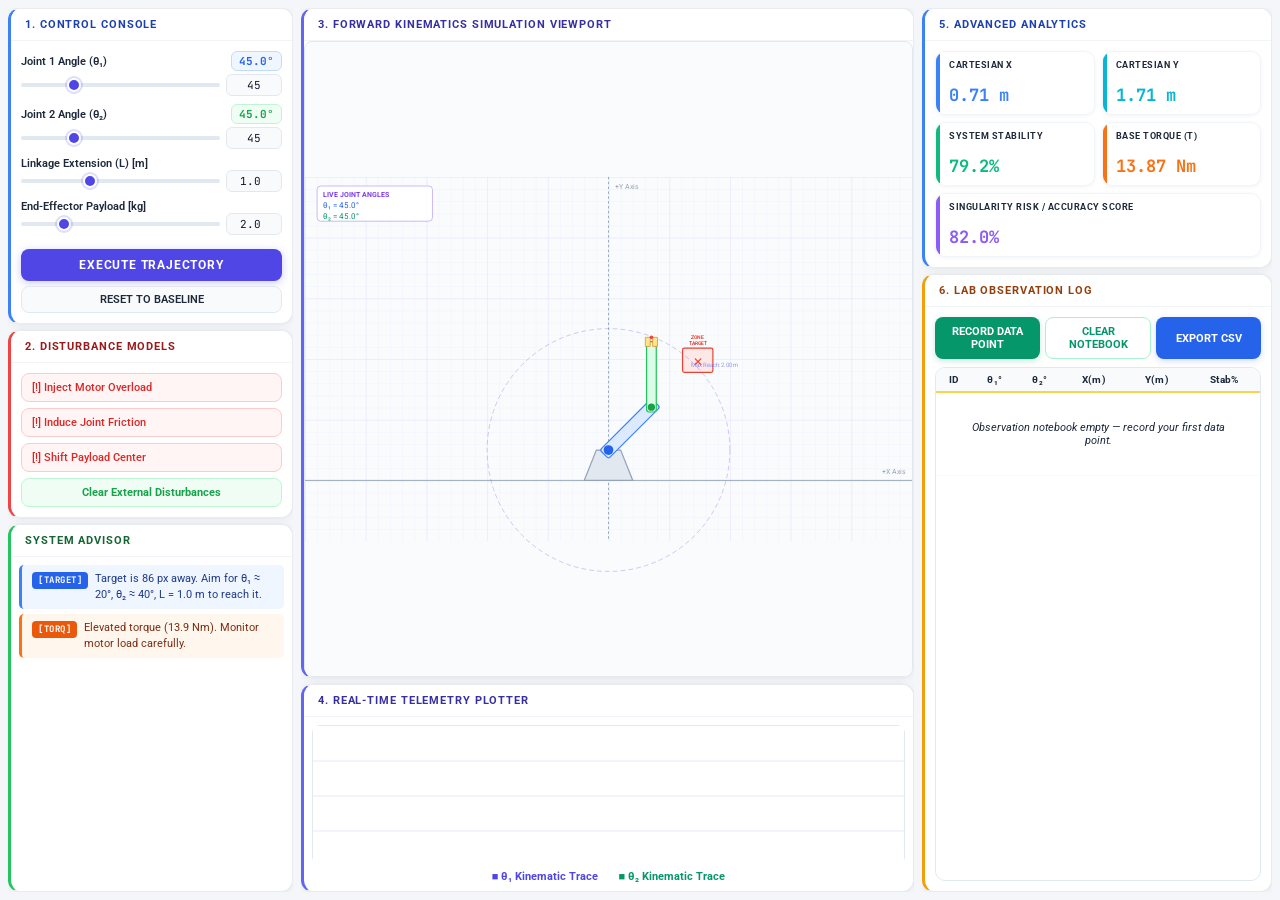
<file: exp-3-robotic-arm-control-laboratory/simulation/index.html>
<!DOCTYPE html>
<html lang="en">
<head>
<meta charset="UTF-8">
<meta name="viewport" content="width=device-width, initial-scale=1.0">
<title>Virtual Labs | Advanced Kinematics</title>
<link rel="stylesheet" href="css/main.css">
</head>
<body>


<div class="experiment-workspace">
    
    <!-- LEFT COLUMN: CONTROLS -->
    <div class="column-left">
        <div class="academic-panel">
            <div class="panel-header">1. Control Console</div>
            <div class="panel-body">
                <div class="input-block">
                    <div class="label-row">
                        <label>Joint 1 Angle (θ₁)</label>
                        <span class="angle-badge" id="badge1">45°</span>
                    </div>
                    <div class="input-slider-row">
                        <input type="range" id="theta1" min="0" max="180" value="45">
                        <input type="number" id="theta1Num" min="0" max="180" value="45" class="num-box">
                    </div>
                </div>
                <div class="input-block">
                    <div class="label-row">
                        <label>Joint 2 Angle (θ₂)</label>
                        <span class="angle-badge badge-green" id="badge2">45°</span>
                    </div>
                    <div class="input-slider-row">
                        <input type="range" id="theta2" min="0" max="180" value="45">
                        <input type="number" id="theta2Num" min="0" max="180" value="45" class="num-box">
                    </div>
                </div>
                <div class="input-block">
                    <label>Linkage Extension (L) [m]</label>
                    <div class="input-slider-row">
                        <input type="range" id="armLength" min="0.5" max="2.0" step="0.1" value="1.0">
                        <input type="number" id="lengthNum" min="0.5" max="2.0" step="0.1" value="1.0" class="num-box">
                    </div>
                </div>
                <div class="input-block">
                    <label>End-Effector Payload [kg]</label>
                    <div class="input-slider-row">
                        <input type="range" id="payload" min="0.1" max="10.0" step="0.1" value="2.0">
                        <input type="number" id="payloadNum" min="0.1" max="10.0" step="0.1" value="2.0" class="num-box">
                    </div>
                </div>
                <button id="runBtn" class="btn-run">EXECUTE TRAJECTORY</button>
                <button id="resetBtn" class="btn-reset">RESET TO BASELINE</button>
            </div>
        </div>

        <div class="academic-panel">
            <div class="panel-header">2. Disturbance Models</div>
            <div class="panel-body">
                <button class="btn-disturb" id="faultOverload">[!] Inject Motor Overload</button>
                <button class="btn-disturb" id="faultFriction">[!] Induce Joint Friction</button>
                <button class="btn-disturb" id="faultPayload">[!] Shift Payload Center</button>
                <button class="btn-clear-disturb" id="clearFaults">Clear External Disturbances</button>
            </div>
        </div>

        <div class="academic-panel panel-grow">
            <div class="panel-header">System Advisor</div>
            <div id="advisorBody" class="panel-body-scroll"></div>
        </div>
    </div>

    <!-- CENTER COLUMN: SIMULATION -->
    <div class="column-center">
        <div class="academic-panel panel-grow" style="display:flex; flex-direction:column;">
            <div class="panel-header">3. Forward Kinematics Simulation Viewport</div>
            <div class="viewport-container" id="robotContainer">
                <svg id="robotSvg" width="100%" height="100%" viewBox="-100 -300 1000 600" preserveAspectRatio="xMidYMid meet">
                    <defs>
                        <pattern id="millimeter-grid" width="20" height="20" patternUnits="userSpaceOnUse">
                        <path d="M 20 0 L 0 0 0 20" fill="none" stroke="#e8eeff" stroke-width="1"/>
                        </pattern>
                        <pattern id="centimeter-grid" width="100" height="100" patternUnits="userSpaceOnUse">
                        <path d="M 100 0 L 0 0 0 100" fill="none" stroke="#d8ddff" stroke-width="1"/>
                        </pattern>
                    </defs>
                    
                    <rect x="-100" y="-300" width="1000" height="600" fill="url(#millimeter-grid)" />
                    <rect x="-100" y="-300" width="1000" height="600" fill="url(#centimeter-grid)" />
                    
                    <!-- Axes -->
                    <line x1="-100" y1="200" x2="900" y2="200" stroke="#94a3b8" stroke-width="1.5"/> <!-- X Axis (Ground) -->
                    <line x1="400" y1="-300" x2="400" y2="300" stroke="#94a3b8" stroke-width="1.5" stroke-dasharray="4"/> <!-- Y Axis Center -->
                    <text x="410" y="-280" font-family="JetBrains Mono" font-size="12" fill="#94a3b8">+Y Axis</text>
                    <text x="850" y="190" font-family="JetBrains Mono" font-size="12" fill="#94a3b8">+X Axis</text>
                    
                    <!-- Target Zone (reachable at ~θ₁=20°, θ₂=40°, L=1.0) -->
                    <g id="targetGroup">
                        <rect id="targetRect" x="522" y="-18" width="50" height="40" fill="#fee2e2" stroke="#ef4444" stroke-width="2" rx="3"/>
                        <text id="targetLabelA" x="547" y="-23" font-family="JetBrains Mono" font-size="9" fill="#dc2626" text-anchor="middle" font-weight="700">TARGET</text>
                        <text id="targetLabelB" x="547" y="-33" font-family="JetBrains Mono" font-size="9" fill="#dc2626" text-anchor="middle" font-weight="700">ZONE</text>
                        <text id="targetIcon" x="547" y="12" font-family="JetBrains Mono" font-size="20" fill="#ef4444" text-anchor="middle">✕</text>
                    </g>

                    <!-- Reach Success Overlay Badge (hidden by default) -->
                    <g id="reachOverlay" opacity="0" style="transition: opacity 0.3s;">
                        <rect x="270" y="-285" width="250" height="38" rx="7" fill="rgba(236,253,245,0.97)" stroke="#10b981" stroke-width="1.5"/>
                        <text x="395" y="-261" font-family="JetBrains Mono" font-size="13" fill="#065f46" text-anchor="middle" font-weight="700">✓ TARGET REACHED!</text>
                    </g>

                    <!-- Workspace Boundary Circle -->
                    <circle id="workspaceBoundary" cx="400" cy="150" r="200" fill="none" stroke="#6366f1" stroke-width="1.5" stroke-dasharray="8 5" opacity="0.35"/>
                    <text id="workspaceLabel" x="600" y="-40" font-family="JetBrains Mono" font-size="10" fill="#6366f1" opacity="0.65">Max Reach: 2.00 m</text>

                    <!-- Live Angle Readout Overlay -->
                    <g id="angleOverlay" transform="translate(-80, -285)">
                        <rect x="0" y="0" width="190" height="58" rx="6" fill="rgba(255,255,255,0.92)" stroke="#c4b5fd" stroke-width="1.5"/>
                        <text x="10" y="18" font-family="JetBrains Mono" font-size="11" fill="#7c3aed" font-weight="700">LIVE JOINT ANGLES</text>
                        <text id="overlayT1" x="10" y="36" font-family="JetBrains Mono" font-size="13" fill="#2563eb">θ₁ = 45.0°</text>
                        <text id="overlayT2" x="10" y="54" font-family="JetBrains Mono" font-size="13" fill="#059669">θ₂ = 45.0°</text>
                    </g>
                    
                    <!-- Trace -->
                    <path id="pathTrace" d="" fill="none" stroke="#6366f1" stroke-width="2" opacity="0.7"/>

                    <!-- Robot Assembly (wrapped so JS can apply vibration class) -->
                    <g id="fullRobot">
                        <!-- Robot Base -->
                        <path d="M 360 200 L 380 150 L 420 150 L 440 200 Z" fill="#e2e8f0" stroke="#94a3b8" stroke-width="2"/>

                        <!-- Link 1 -->
                        <g id="link1Group" transform="translate(400, 150) rotate(0)">
                            <rect id="link1Body" x="-10" y="-10" width="100" height="20" rx="4" fill="#dbeafe" stroke="#3b82f6" stroke-width="2"/>
                            <circle cx="0" cy="0" r="8" fill="#2563eb"/>
                        </g>

                        <!-- Link 2 -->
                        <g id="link2Group" transform="translate(500, 150) rotate(0)">
                            <rect id="link2Body" x="-8" y="-8" width="100" height="16" rx="4" fill="#dcfce7" stroke="#22c55e" stroke-width="2"/>
                            <circle cx="0" cy="0" r="6" fill="#16a34a"/>

                            <!-- End Effector -->
                            <g id="gripperGroup" transform="translate(100, 0)">
                                <path id="gripperTop" d="M 0 -10 L 15 -10 L 15 -2 L 0 -2 Z" fill="#fde68a" stroke="#d97706" style="transition: d 0.15s;"/>
                                <path id="gripperBot" d="M 0 10 L 15 10 L 15 2 L 0 2 Z" fill="#fde68a" stroke="#d97706" style="transition: d 0.15s;"/>
                                <circle cx="15" cy="0" r="3" fill="#ef4444"/> <!-- TCP -->
                            </g>
                        </g>
                    </g>
                </svg>
            </div>
        </div>
        
        <div class="academic-panel">
            <div class="panel-header">4. Real-Time Telemetry Plotter</div>
            <div class="panel-body" style="padding: 8px;">
                <div class="plotter-container" id="canvasContainer">
                    <canvas id="oscilloscope" height="140" style="width: 100%; display: block;"></canvas>
                </div>
                <div style="display:flex; justify-content:center; gap:20px; margin-top:5px; font-size:11px; font-weight:700;">
                    <span style="color:#4f46e5;">&#9632; θ₁ Kinematic Trace</span> <span style="color:#059669;">&#9632; θ₂ Kinematic Trace</span>
                </div>
            </div>
        </div>
    </div>

    <!-- RIGHT COLUMN: ANALYTICS & LOG -->
    <div class="column-right">
        <div class="academic-panel">
            <div class="panel-header">5. Advanced Analytics</div>
            <div class="panel-body">
                <div class="analytics-grid">
                    <!-- Cartesian X -->
                    <div class="metric-box">
                        <div class="metric-label">Cartesian X</div>
                        <div class="metric-val" id="valX">0.00 m</div>
                    </div>
                    <!-- Cartesian Y -->
                    <div class="metric-box">
                        <div class="metric-label">Cartesian Y</div>
                        <div class="metric-val" id="valY">0.00 m</div>
                    </div>
                    <!-- Stability -->
                    <div class="metric-box">
                        <div class="metric-label">System Stability</div>
                        <div class="metric-val" id="valStab">100.0%</div>
                    </div>
                    <!-- Torque -->
                    <div class="metric-box">
                        <div class="metric-label">Base Torque (τ)</div>
                        <div class="metric-val" id="valTorque">0.00 Nm</div>
                    </div>
                    <!-- Accuracy: spans full width on 2-col, natural on 1-col -->
                    <div class="metric-box metric-box-full" id="metricAccuracy">
                        <div class="metric-label">Singularity Risk / Accuracy Score</div>
                        <div class="metric-val" id="valAcc">100.0%</div>
                    </div>
                </div>
            </div>
        </div>

        <div class="academic-panel panel-grow" style="display:flex; flex-direction:column;">
            <div class="panel-header">6. Lab Observation Log</div>
            <div class="panel-body log-panel-body">
                <div class="table-actions">
                    <button id="recordBtn" class="btn-log">RECORD DATA POINT</button>
                    <button id="clearLogBtn" class="btn-log-clear">CLEAR NOTEBOOK</button>
                    <button id="csvBtn" class="btn-csv">EXPORT CSV</button>
                </div>
                <div class="table-container">
                    <table id="dataTable">
                        <thead>
                            <tr>
                                <th>ID</th>
                                <th>θ₁°</th>
                                <th>θ₂°</th>
                                <th>X(m)</th>
                                <th>Y(m)</th>
                                <th>Stab%</th>
                            </tr>
                        </thead>
                        <tbody id="logTable">
                            <tr id="emptyRow"><td colspan="6" style="padding: 28px; font-style:italic; color:#1e293b; text-align:center;">Observation notebook empty — record your first data point.</td></tr>
                        </tbody>
                    </table>
                </div>
            </div>
        </div>
    </div>
    
</div>

<script src="js/main.js"></script>
</body>
</html>
</file>
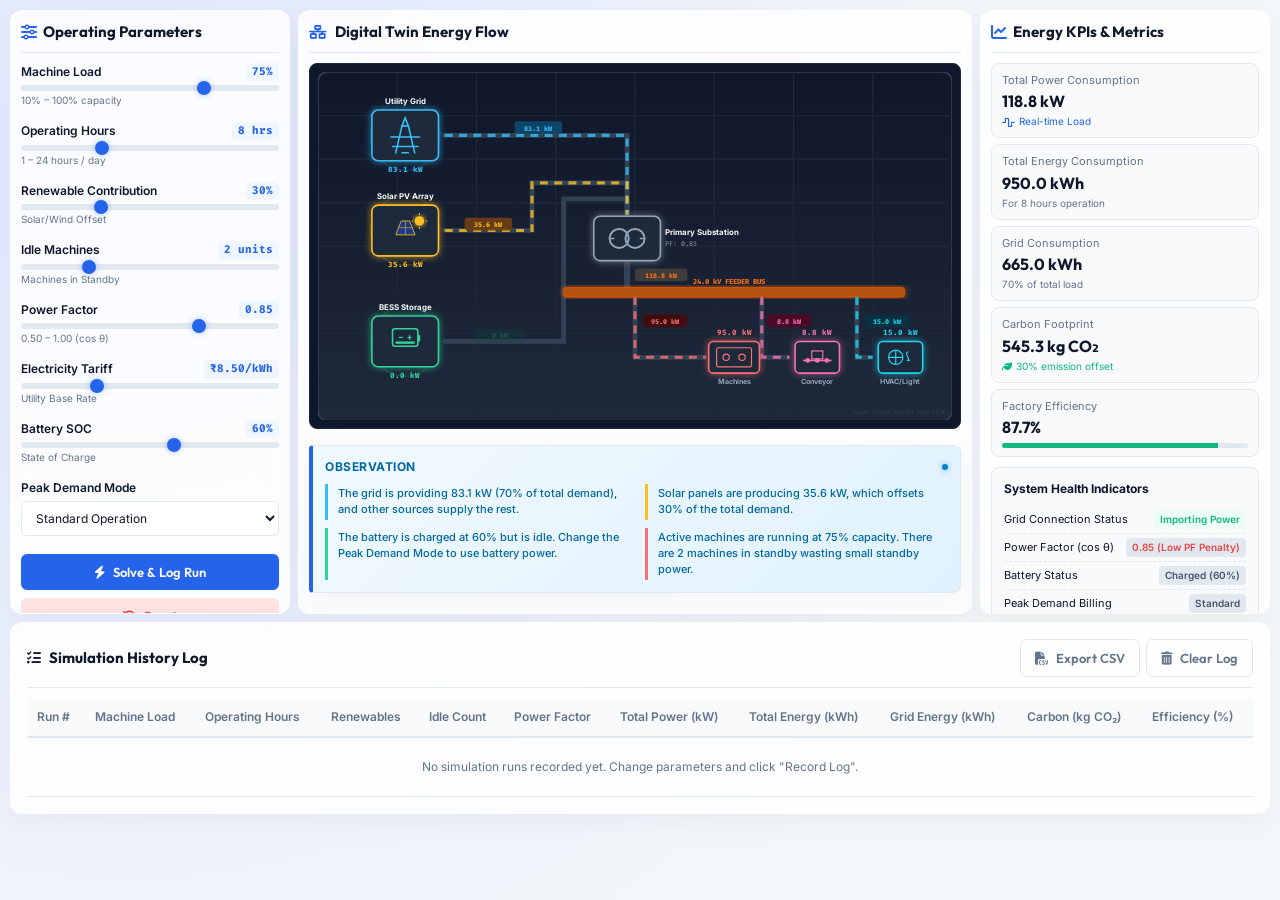
<file: exp-7-smart-energy-optimization-laboratory/simulation/index.html>
<!DOCTYPE html>
<html lang="en">
<head>
    <meta charset="UTF-8">
    <meta name="viewport" content="width=device-width, initial-scale=1.0">
    <title>Smart Energy Optimization Laboratory | Experiment 7</title>
    <meta name="description" content="Industrial Energy Management Dashboard and Digital Twin Simulator">
    <link rel="preconnect" href="https://fonts.googleapis.com">
    <link rel="preconnect" href="https://fonts.gstatic.com" crossorigin>
    <link href="https://fonts.googleapis.com/css2?family=Inter:wght@300;400;500;600;700;800&family=Outfit:wght@400;600;700;800&family=Fira+Code:wght@400;500&display=swap" rel="stylesheet">
    <link rel="stylesheet" href="https://cdnjs.cloudflare.com/ajax/libs/font-awesome/6.5.1/css/all.min.css">
    <link rel="stylesheet" href="css/main.css">
</head>
<body>

<div class="dashboard">
    <!-- Main Layout -->
    <div class="main-layout">
        
        <!-- Left: Control Panel -->
        <aside class="control-panel">
            <div class="panel-title">
                <i class="fa-solid fa-sliders"></i>
                <h2>Operating Parameters</h2>
            </div>
            
            <form id="controlForm" onsubmit="return false;">
                <div class="control-group">
                    <label for="machineLoad">
                        Machine Load
                        <span class="value-badge" id="machineLoadVal">75%</span>
                    </label>
                    <div class="slider-wrapper">
                        <input type="range" id="machineLoad" min="10" max="100" step="5" value="75">
                        <span class="range-hint">10% – 100% capacity</span>
                    </div>
                </div>

                <div class="control-group">
                    <label for="operatingHours">
                        Operating Hours
                        <span class="value-badge" id="operatingHoursVal">8 hrs</span>
                    </label>
                    <div class="slider-wrapper">
                        <input type="range" id="operatingHours" min="1" max="24" step="1" value="8">
                        <span class="range-hint">1 – 24 hours / day</span>
                    </div>
                </div>

                <div class="control-group">
                    <label for="renewableContribution">
                        Renewable Contribution
                        <span class="value-badge" id="renewableContributionVal">30%</span>
                    </label>
                    <div class="slider-wrapper">
                        <input type="range" id="renewableContribution" min="0" max="100" step="5" value="30">
                        <span class="range-hint">Solar/Wind Offset</span>
                    </div>
                </div>

                <div class="control-group">
                    <label for="idleMachines">
                        Idle Machines
                        <span class="value-badge" id="idleMachinesVal">2 units</span>
                    </label>
                    <div class="slider-wrapper">
                        <input type="range" id="idleMachines" min="0" max="8" step="1" value="2">
                        <span class="range-hint">Machines in Standby</span>
                    </div>
                </div>

                <div class="control-group">
                    <label for="powerFactor">
                        Power Factor
                        <span class="value-badge" id="powerFactorVal">0.85</span>
                    </label>
                    <div class="slider-wrapper">
                        <input type="range" id="powerFactor" min="0.5" max="1.0" step="0.01" value="0.85">
                        <span class="range-hint">0.50 – 1.00 (cos θ)</span>
                    </div>
                </div>

                <div class="control-group">
                    <label for="electricityTariff">
                        Electricity Tariff
                        <span class="value-badge" id="electricityTariffVal">₹8.50/kWh</span>
                    </label>
                    <div class="slider-wrapper">
                        <input type="range" id="electricityTariff" min="4" max="20" step="0.25" value="8.5">
                        <span class="range-hint">Utility Base Rate</span>
                    </div>
                </div>

                <div class="control-group">
                    <label for="batterySoc">
                        Battery SOC
                        <span class="value-badge" id="batterySocVal">60%</span>
                    </label>
                    <div class="slider-wrapper">
                        <input type="range" id="batterySoc" min="0" max="100" step="5" value="60">
                        <span class="range-hint">State of Charge</span>
                    </div>
                </div>

                <div class="control-group">
                    <label for="peakDemandMode">
                        Peak Demand Mode
                    </label>
                    <div class="select-wrapper">
                        <select id="peakDemandMode">
                            <option value="standard">Standard Operation</option>
                            <option value="shaving">BESS Peak Shaving</option>
                            <option value="response">Demand Response Mode</option>
                        </select>
                    </div>
                </div>

                <div class="btn-group">
                    <button type="button" id="runBtn" class="btn btn-primary">
                        <i class="fa-solid fa-bolt"></i> Solve &amp; Log Run
                    </button>
                    <button type="button" id="resetBtn" class="btn btn-secondary">
                        <i class="fa-solid fa-rotate-left"></i> Reset
                    </button>
                </div>
            </form>
        </aside>

        <!-- Center: Digital Twin and Heatmap -->
        <main class="twin-section">
            <div class="panel-header-tab">
                <i class="fa-solid fa-network-wired"></i>
                <h2>Digital Twin Energy Flow</h2>
            </div>
            
            <!-- SVG Energy Flow Network -->
            <div class="flow-svg-container">
                <svg id="energyTwinSvg" viewBox="0 0 800 440" xmlns="http://www.w3.org/2000/svg">
                    <defs>
                        <!-- Glow filters -->
                        <filter id="glow" x="-20%" y="-20%" width="140%" height="140%">
                            <feGaussianBlur stdDeviation="4" result="blur" />
                            <feComposite in="SourceGraphic" in2="blur" operator="over" />
                        </filter>
                        <!-- Dark background gradients -->
                        <linearGradient id="nodeGrad" x1="0%" y1="0%" x2="100%" y2="100%">
                            <stop offset="0%" stop-color="#ffffff"/>
                            <stop offset="100%" stop-color="#f1f5f9"/>
                        </linearGradient>
                        <linearGradient id="gridGrad" x1="0%" y1="0%" x2="0%" y2="100%">
                            <stop offset="0%" stop-color="#0f172a"/>
                            <stop offset="100%" stop-color="#1e293b"/>
                        </linearGradient>
                    </defs>

                    <!-- Dark industrial background dashboard screen -->
                    <rect width="800" height="440" rx="12" fill="url(#gridGrad)" stroke="#334155" stroke-width="2"/>
                    
                    <!-- Dashboard Tech Grid Lines -->
                    <g stroke="#1e293b" stroke-width="1.5">
                        <path d="M 0,55 L 800,55 M 0,110 L 800,110 M 0,165 L 800,165 M 0,220 L 800,220 M 0,275 L 800,275 M 0,330 L 800,330 M 0,385 L 800,385"/>
                        <path d="M 100,0 L 100,440 M 200,0 L 200,440 M 300,0 L 300,440 M 400,0 L 400,440 M 500,0 L 500,440 M 600,0 L 600,440 M 700,0 L 700,440"/>
                    </g>

                    <!-- ============================================== -->
                    <!-- FLOW WIRE PATHWAYS (behind everything)         -->
                    <!-- ============================================== -->

                    <!-- Grid to Transformer -->
                    <path id="path-grid-trans" d="M 160,80 L 390,80 L 390,180" fill="none" stroke="#334155" stroke-width="6" stroke-linecap="round"/>
                    <!-- Solar to Transformer -->
                    <path id="path-solar-trans" d="M 160,200 L 270,200 L 270,140 L 390,140 L 390,180" fill="none" stroke="#334155" stroke-width="6" stroke-linecap="round"/>
                    <!-- Battery to Transformer -->
                    <path id="path-battery-trans" d="M 160,340 L 310,340 L 310,160 L 390,160 L 390,180" fill="none" stroke="#334155" stroke-width="6" stroke-linecap="round"/>

                    <!-- Transformer to Busbar -->
                    <path id="path-trans-bus" d="M 390,240 L 390,278" fill="none" stroke="#334155" stroke-width="8"/>
                    
                    <!-- Solid copper busbar graphical bar -->
                    <rect x="310" y="272" width="430" height="12" rx="3" fill="#b45309" stroke="#ea580c" stroke-width="1" filter="url(#glow)"/>
                    <text x="518" y="268" text-anchor="middle" font-family="'Fira Code', monospace" font-size="9" font-weight="700" fill="#f97316">24.0 kV FEEDER BUS</text>

                    <!-- Feeder routes to load nodes -->
                    <path id="path-bus-machines" d="M 400,284 L 400,360 L 490,360" fill="none" stroke="#334155" stroke-width="6"/>
                    <path id="path-bus-conveyor" d="M 560,284 L 560,360 L 595,360" fill="none" stroke="#334155" stroke-width="6"/>
                    <path id="path-bus-hvac" d="M 680,284 L 680,360 L 700,360" fill="none" stroke="#334155" stroke-width="6"/>

                    <!-- Glowing Flow Lines Overlay (Dotted active flows) -->
                    <path id="flow-grid-trans" d="M 160,80 L 390,80 L 390,180" fill="none" stroke="#38bdf8" stroke-width="4" stroke-dasharray="10,8" class="flow-active"/>
                    <path id="flow-solar-trans" d="M 160,200 L 270,200 L 270,140 L 390,140 L 390,180" fill="none" stroke="#fbbf24" stroke-width="4" stroke-dasharray="10,8" class="flow-active"/>
                    <path id="flow-battery-trans" d="M 160,340 L 310,340 L 310,160 L 390,160 L 390,180" fill="none" stroke="#34d399" stroke-width="4" stroke-dasharray="10,8" class="flow-active"/>
                    
                    <path id="flow-bus-machines" d="M 400,284 L 400,360 L 490,360" fill="none" stroke="#f87171" stroke-width="4" stroke-dasharray="10,8" class="flow-active"/>
                    <path id="flow-bus-conveyor" d="M 560,284 L 560,360 L 595,360" fill="none" stroke="#f472b6" stroke-width="4" stroke-dasharray="10,8" class="flow-active"/>
                    <path id="flow-bus-hvac" d="M 680,284 L 680,360 L 700,360" fill="none" stroke="#22d3ee" stroke-width="4" stroke-dasharray="10,8" class="flow-active"/>

                    <!-- ============================================== -->
                    <!-- WIRE LABELS: positioned on clear wire segments  -->
                    <!-- ============================================== -->

                    <!-- Grid → Transformer: on the long horizontal run at y=80 -->
                    <g class="wire-label-group" id="wlabel-grid-trans">
                        <rect x="248" y="62" width="60" height="16" rx="4" fill="#0c4a6e" opacity="0.9"/>
                        <text x="278" y="74" text-anchor="middle" font-family="'Fira Code', monospace" font-size="8.5" font-weight="700" fill="#38bdf8" id="wire-grid-kw">0.0 kW</text>
                    </g>

                    <!-- Solar → Transformer: on horizontal run y=200, between node and bend -->
                    <g class="wire-label-group" id="wlabel-solar-trans">
                        <rect x="185" y="184" width="60" height="16" rx="4" fill="#713f12" opacity="0.9"/>
                        <text x="215" y="196" text-anchor="middle" font-family="'Fira Code', monospace" font-size="8.5" font-weight="700" fill="#fbbf24" id="wire-solar-kw">0.0 kW</text>
                    </g>

                    <!-- Battery → Transformer: on horizontal run y=340, between node and bend -->
                    <g class="wire-label-group" id="wlabel-battery-trans">
                        <rect x="200" y="324" width="60" height="16" rx="4" fill="#064e3b" opacity="0.9"/>
                        <text x="230" y="336" text-anchor="middle" font-family="'Fira Code', monospace" font-size="8.5" font-weight="700" fill="#34d399" id="wire-battery-kw">0.0 kW</text>
                    </g>

                    <!-- Transformer → Busbar: right side of the short vertical drop -->
                    <g class="wire-label-group" id="wlabel-trans-bus">
                        <rect x="400" y="248" width="66" height="16" rx="4" fill="#44403c" opacity="0.9"/>
                        <text x="433" y="260" text-anchor="middle" font-family="'Fira Code', monospace" font-size="8.5" font-weight="700" fill="#f97316" id="wire-total-kw">0.0 kW</text>
                    </g>

                    <!-- Busbar → Machines: on vertical drop below busbar -->
                    <g class="wire-label-group" id="wlabel-bus-machines">
                        <rect x="410" y="306" width="56" height="16" rx="4" fill="#450a0a" opacity="0.9"/>
                        <text x="438" y="318" text-anchor="middle" font-family="'Fira Code', monospace" font-size="8.5" font-weight="700" fill="#f87171" id="wire-machines-kw">0.0 kW</text>
                    </g>

                    <!-- Busbar → Conveyor: on vertical drop below busbar -->
                    <g class="wire-label-group" id="wlabel-bus-conveyor">
                        <rect x="566" y="306" width="56" height="16" rx="4" fill="#500724" opacity="0.9"/>
                        <text x="594" y="318" text-anchor="middle" font-family="'Fira Code', monospace" font-size="8.5" font-weight="700" fill="#f472b6" id="wire-conveyor-kw">0.0 kW</text>
                    </g>

                    <!-- Busbar → HVAC: on vertical drop below busbar -->
                    <g class="wire-label-group" id="wlabel-bus-hvac">
                        <rect x="690" y="306" width="56" height="16" rx="4" fill="#083344" opacity="0.9"/>
                        <text x="718" y="318" text-anchor="middle" font-family="'Fira Code', monospace" font-size="8.5" font-weight="700" fill="#22d3ee" id="wire-hvac-kw">0.0 kW</text>
                    </g>

                    <!-- ============================================== -->
                    <!-- NODES: SOURCES                                 -->
                    <!-- ============================================== -->
                    
                    <!-- Grid Node (Utility Power Pylon) -->
                    <g transform="translate(110, 80)" style="cursor:pointer">
                        <title>Utility Grid — supplying power from the national grid</title>
                        <circle cx="0" cy="0" r="44" fill="none" stroke="#38bdf8" stroke-width="1" opacity="0.3" class="node-pulse"/>
                        <rect x="-42" y="-32" width="84" height="64" rx="8" fill="#1e293b" stroke="#38bdf8" stroke-width="2" filter="url(#glow)"/>
                        <path d="M -12,22 L -4,-12 L 4,-12 L 12,22 M -16,14 L 16,14 M -18,2 L 18,2 M -4,-12 L 0,-22 L 4,-12 M -4,22 L 4,22" fill="none" stroke="#38bdf8" stroke-width="2" stroke-linecap="round"/>
                        <text x="0" y="-40" text-anchor="middle" font-family="'Inter', sans-serif" font-size="10" font-weight="700" fill="#f8fafc">Utility Grid</text>
                        <text x="0" y="46" text-anchor="middle" font-family="'Fira Code', monospace" font-size="9.5" font-weight="700" fill="#38bdf8" id="svg-grid-power">0.0 kW</text>
                    </g>

                    <!-- Solar PV Node (Solar Panels + Sun) -->
                    <g transform="translate(110, 200)" style="cursor:pointer">
                        <title>Solar PV Array — renewable photovoltaic generation</title>
                        <circle cx="0" cy="0" r="44" fill="none" stroke="#fbbf24" stroke-width="1" opacity="0.3" class="node-pulse" style="animation-delay:0.5s"/>
                        <rect x="-42" y="-32" width="84" height="64" rx="8" fill="#1e293b" stroke="#fbbf24" stroke-width="2" filter="url(#glow)"/>
                        <g transform="translate(-12,-12) scale(0.7)">
                            <polygon points="0,25 35,25 25,0 10,0" fill="#1e3a8a" stroke="#fbbf24" stroke-width="1.5"/>
                            <line x1="17.5" y1="0" x2="17.5" y2="25" stroke="#fbbf24" stroke-width="1"/>
                            <line x1="5" y1="12" x2="30" y2="12" stroke="#fbbf24" stroke-width="1"/>
                        </g>
                        <circle cx="18" cy="-12" r="6" fill="#fbbf24" filter="url(#glow)"/>
                        <path d="M 18,-22 L 18,-20 M 18,-2 L 18,-4 M 8,-12 L 10,-12 M 26,-12 L 28,-12" stroke="#fbbf24" stroke-width="1.5"/>
                        <text x="0" y="-40" text-anchor="middle" font-family="'Inter', sans-serif" font-size="10" font-weight="700" fill="#f8fafc">Solar PV Array</text>
                        <text x="0" y="46" text-anchor="middle" font-family="'Fira Code', monospace" font-size="9.5" font-weight="700" fill="#fbbf24" id="svg-solar-power">0.0 kW</text>
                    </g>

                    <!-- BESS Battery Storage Node (Cabinet + Level Bar) -->
                    <g transform="translate(110, 340)" style="cursor:pointer">
                        <title>BESS Storage — Battery Energy Storage System for peak shaving</title>
                        <circle cx="0" cy="0" r="44" fill="none" stroke="#34d399" stroke-width="1" opacity="0.3" class="node-pulse" style="animation-delay:1s"/>
                        <rect x="-42" y="-32" width="84" height="64" rx="8" fill="#1e293b" stroke="#34d399" stroke-width="2" filter="url(#glow)"/>
                        <rect x="-16" y="-16" width="32" height="22" rx="3" fill="none" stroke="#34d399" stroke-width="2"/>
                        <rect x="16" y="-8" width="3" height="8" rx="1" fill="#34d399"/>
                        <line x1="-8" y1="-5" x2="-3" y2="-5" stroke="#34d399" stroke-width="1.5"/>
                        <line x1="3" y1="-5" x2="8" y2="-5" stroke="#34d399" stroke-width="1.5"/>
                        <line x1="5.5" y1="-8" x2="5.5" y2="-2" stroke="#34d399" stroke-width="1.5"/>
                        <rect x="-12" y="0" width="24" height="3" fill="#34d399"/>
                        <text x="0" y="-40" text-anchor="middle" font-family="'Inter', sans-serif" font-size="10" font-weight="700" fill="#f8fafc">BESS Storage</text>
                        <text x="0" y="46" text-anchor="middle" font-family="'Fira Code', monospace" font-size="9.5" font-weight="700" fill="#34d399" id="svg-battery-power">0.0 kW</text>
                    </g>

                    <!-- ============================================== -->
                    <!-- CENTRAL HUB: TRANSFORMER MODULE                -->
                    <!-- ============================================== -->
                    <g transform="translate(390, 210)">
                        <rect x="-42" y="-28" width="84" height="56" rx="8" fill="#1e293b" stroke="#94a3b8" stroke-width="2" filter="url(#glow)"/>
                        <circle cx="-10" cy="0" r="12" fill="none" stroke="#94a3b8" stroke-width="2.5"/>
                        <circle cx="10" cy="0" r="12" fill="none" stroke="#94a3b8" stroke-width="2.5"/>
                        <path d="M -22,0 L -16,0 M 16,0 L 22,0" stroke="#94a3b8" stroke-width="2"/>
                        <text x="48" y="-4" text-anchor="start" font-family="'Inter', sans-serif" font-size="10" font-weight="700" fill="#f8fafc">Primary Substation</text>
                        <text x="48" y="10" text-anchor="start" font-family="'Fira Code', monospace" font-size="8.5" fill="#94a3b8" id="svg-pf-val">PF: 0.85</text>
                    </g>

                    <!-- ============================================== -->
                    <!-- NODES: LOADS (CONSUMPTION)                     -->
                    <!-- ============================================== -->
                    
                    <!-- Production CNC Machines -->
                    <g transform="translate(525, 360)">
                        <rect x="-32" y="-20" width="64" height="40" rx="6" fill="#1e293b" stroke="#f87171" stroke-width="2" filter="url(#glow)"/>
                        <rect x="-22" y="-12" width="44" height="24" rx="2" fill="none" stroke="#f87171" stroke-width="1.5"/>
                        <circle cx="-10" cy="0" r="4" fill="none" stroke="#f87171" stroke-width="1.5"/>
                        <circle cx="10" cy="0" r="4" fill="none" stroke="#f87171" stroke-width="1.5"/>
                        <text x="0" y="-28" text-anchor="middle" font-family="'Fira Code', monospace" font-size="9.5" font-weight="700" fill="#f87171" id="svg-machines-power">0.0 kW</text>
                        <text x="0" y="34" text-anchor="middle" font-family="'Inter', sans-serif" font-size="9" font-weight="700" fill="#94a3b8">Machines</text>
                    </g>

                    <!-- Conveyor System -->
                    <g transform="translate(630, 360)">
                        <rect x="-28" y="-20" width="56" height="40" rx="6" fill="#1e293b" stroke="#f472b6" stroke-width="2" filter="url(#glow)"/>
                        <line x1="-18" y1="4" x2="18" y2="4" stroke="#f472b6" stroke-width="2"/>
                        <circle cx="-12" cy="4" r="3" fill="#f472b6"/>
                        <circle cx="0" cy="4" r="3" fill="#f472b6"/>
                        <circle cx="12" cy="4" r="3" fill="#f472b6"/>
                        <rect x="-7" y="-8" width="14" height="10" fill="none" stroke="#f472b6" stroke-width="1.5"/>
                        <text x="0" y="-28" text-anchor="middle" font-family="'Fira Code', monospace" font-size="9.5" font-weight="700" fill="#f472b6" id="svg-conveyor-power">0.0 kW</text>
                        <text x="0" y="34" text-anchor="middle" font-family="'Inter', sans-serif" font-size="9" font-weight="700" fill="#94a3b8">Conveyor</text>
                    </g>

                    <!-- HVAC and Lighting -->
                    <g transform="translate(735, 360)">
                        <rect x="-28" y="-20" width="56" height="40" rx="6" fill="#1e293b" stroke="#22d3ee" stroke-width="2" filter="url(#glow)"/>
                        <circle cx="-6" cy="0" r="9" fill="none" stroke="#22d3ee" stroke-width="1.5"/>
                        <path d="M -6,-9 L -6,9 M -15,0 L 3,0" stroke="#22d3ee" stroke-width="1.5"/>
                        <path d="M 10,-7 C 7,-7 7,-2 10,1 L 10,4 M 8,4 L 12,4" fill="none" stroke="#22d3ee" stroke-width="1.5"/>
                        <text x="0" y="-28" text-anchor="middle" font-family="'Fira Code', monospace" font-size="9.5" font-weight="700" fill="#22d3ee" id="svg-hvac-power">0.0 kW</text>
                        <text x="0" y="34" text-anchor="middle" font-family="'Inter', sans-serif" font-size="9" font-weight="700" fill="#94a3b8">HVAC/Light</text>
                    </g>

                    <!-- Footer credit inside SVG -->
                    <text x="790" y="432" text-anchor="end" font-family="'Fira Code', monospace" font-size="7" fill="#334155">Smart Energy Digital Twin v1.0</text>
                </svg>
            </div>

            <!-- ============================================== -->
            <!-- OBSERVATION PANEL                              -->
            <!-- ============================================== -->
            <div class="observation-panel" id="observationPanel">
                <div class="obs-header">
                    <span>Observation</span>
                    <span class="obs-pulse-dot"></span>
                </div>
                <div class="obs-sentences">
                    <p id="obs-sentence-1" class="obs-card-grid"><span>The utility grid is supplying power to the factory load.</span></p>
                    <p id="obs-sentence-2" class="obs-card-solar"><span>Solar PV panels are generating power to offset grid dependency.</span></p>
                    <p id="obs-sentence-3" class="obs-card-battery"><span>The battery storage system is on standby.</span></p>
                    <p id="obs-sentence-4" class="obs-card-load"><span>Factory machines are running at standard capacity.</span></p>
                </div>
            </div>
        </main>

        <!-- Right: KPIs and AI Analysis -->
        <aside class="diagnostics-panel">
            <div class="panel-title">
                <i class="fa-solid fa-chart-line"></i>
                <h2>Energy KPIs & Metrics</h2>
            </div>

            <!-- KPIs Cards -->
            <div class="kpi-grid">
                <div class="kpi-card">
                    <span class="kpi-label">Total Power Consumption</span>
                    <span class="kpi-val" id="kpiTotalPower">0.0 kW</span>
                    <span class="kpi-trend neutral"><i class="fa-solid fa-wave-square"></i> Real-time Load</span>
                </div>
                <div class="kpi-card">
                    <span class="kpi-label">Total Energy Consumption</span>
                    <span class="kpi-val" id="kpiTotalEnergy">0.0 kWh</span>
                    <span class="kpi-trend" id="kpiEnergyHrs">For 8 hours</span>
                </div>
                <div class="kpi-card">
                    <span class="kpi-label">Grid Consumption</span>
                    <span class="kpi-val" id="kpiGridEnergy">0.0 kWh</span>
                    <span class="kpi-trend" id="kpiGridPercent">0% of total load</span>
                </div>
                <div class="kpi-card">
                    <span class="kpi-label">Carbon Footprint</span>
                    <span class="kpi-val" id="kpiCarbon">0.0 kg CO₂</span>
                    <span class="kpi-trend carbon-down" id="kpiCarbonOffset"><i class="fa-solid fa-leaf"></i> 0% offset</span>
                </div>
                <div class="kpi-card">
                    <span class="kpi-label">Factory Efficiency</span>
                    <span class="kpi-val" id="kpiEfficiency">0.0%</span>
                    <div class="progress-bar-container">
                        <div class="progress-bar-fill" id="kpiEffProgress" style="width: 0%;"></div>
                    </div>
                </div>
            </div>

            <!-- Status Indicator Panel -->
            <div class="status-panel">
                <h3>System Health Indicators</h3>
                <div class="status-row">
                    <span>Grid Connection Status</span>
                    <span class="status-tag status-success" id="indGrid">Stable</span>
                </div>
                <div class="status-row">
                    <span>Power Factor (cos θ)</span>
                    <span class="status-tag" id="indPF">0.85 (Acceptable)</span>
                </div>
                <div class="status-row">
                    <span>Battery Status</span>
                    <span class="status-tag" id="indBattery">Idle (60%)</span>
                </div>
                <div class="status-row">
                    <span>Peak Demand Billing</span>
                    <span class="status-tag" id="indPeak">Normal</span>
                </div>
                <div class="status-row">
                    <span>Hourly Tariff Cost</span>
                    <span class="status-tag cost" id="indCost">₹0.00 / hr</span>
                </div>
            </div>

            <!-- AI Optimizer Recommendation Card -->
            <div class="ai-card">
                <div class="ai-header">
                    <i class="fa-solid fa-brain"></i>
                    <h3>System Advisor</h3>
                </div>
                <div class="ai-content">
                    <ul id="aiAdviceList">
                        <li><i class="fa-solid fa-circle-info text-blue"></i> Load the parameters and click "Run Simulation" to solve energy network equations.</li>
                    </ul>
                </div>
            </div>
        </aside>
    </div>

    <!-- Bottom: Table Logs -->
    <section class="log-card">
        <div class="log-header">
            <div class="header-left">
                <i class="fa-solid fa-list-check"></i>
                <h2>Simulation History Log</h2>
            </div>
            <div class="header-actions">
                <button type="button" class="btn btn-outline" id="exportCsvBtn">
                    <i class="fa-solid fa-file-csv"></i> Export CSV
                </button>
                <button type="button" class="btn btn-outline" id="clearLogBtn">
                    <i class="fa-solid fa-trash-can"></i> Clear Log
                </button>
            </div>
        </div>
        <div class="log-table-wrapper">
            <table id="logTable">
                <thead>
                    <tr>
                        <th>Run #</th>
                        <th>Machine Load</th>
                        <th>Operating Hours</th>
                        <th>Renewables</th>
                        <th>Idle Count</th>
                        <th>Power Factor</th>
                        <th>Total Power (kW)</th>
                        <th>Total Energy (kWh)</th>
                        <th>Grid Energy (kWh)</th>
                        <th>Carbon (kg CO₂)</th>
                        <th>Efficiency (%)</th>
                    </tr>
                </thead>
                <tbody id="logTableBody">
                    <tr class="empty-row">
                        <td colspan="11">No simulation runs recorded yet. Change parameters and click "Record Log".</td>
                    </tr>
                </tbody>
            </table>
        </div>
    </section>
</div>

<script src="js/main.js"></script>
</body>
</html>
</file>
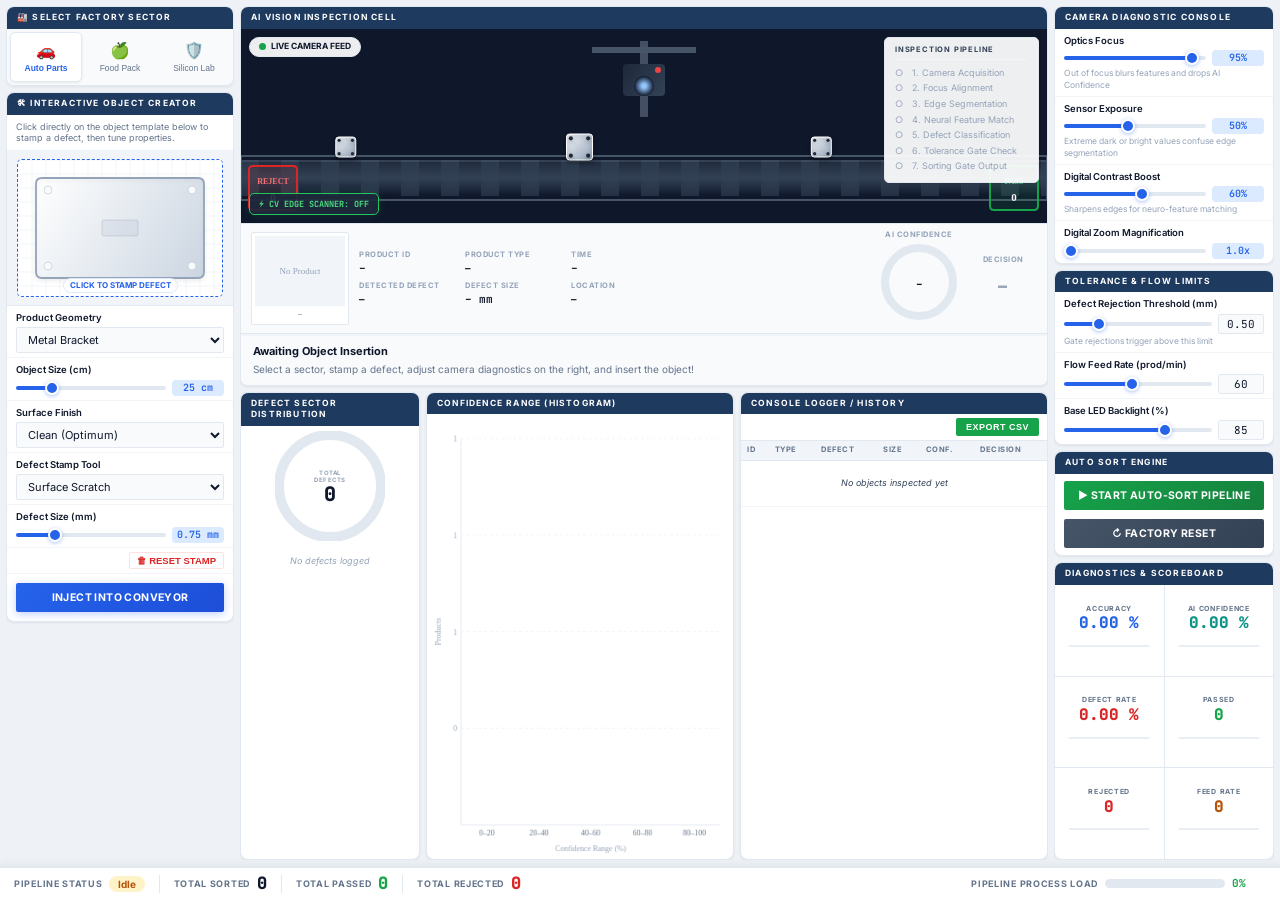
<file: exp-9-ai-driven-quality-inspection-system/simulation/index.html>
<!DOCTYPE html>
<html lang="en">
<head>
  <meta charset="UTF-8" />
  <meta name="viewport" content="width=device-width, initial-scale=1.0" />
  <title>SmartFactory 4.0 | AI-Driven Quality Inspection Console</title>
  <meta name="description" content="AI-based quality inspection simulation game console for Industry 4.0 Virtual Labs" />
  <link rel="preconnect" href="https://fonts.googleapis.com" />
  <link rel="preconnect" href="https://fonts.gstatic.com" crossorigin />
  <link href="https://fonts.googleapis.com/css2?family=Inter:wght@300;400;500;600;700;800&family=JetBrains+Mono:wght@400;500;600;700&display=swap" rel="stylesheet" />
  <link rel="stylesheet" href="css/main.css" />
</head>
<body>

  <!-- ═══════ MAIN GRID ═══════ -->
  <main class="app-grid">

    <!-- ─── LEFT COLUMN: CREATOR & SECTORS ─── -->
    <aside class="left-col">

      <!-- Factory Sector Toggles -->
      <div class="card theme-card">
        <div class="card-hdr">&#127981; SELECT FACTORY SECTOR</div>
        <div class="sector-tabs">
          <button class="sector-tab active" data-sector="auto" title="Automotive Sector">
            <span class="tab-ico">🚗</span>
            <span class="tab-lbl">Auto Parts</span>
          </button>
          <button class="sector-tab" data-sector="food" title="Food & Packaging">
            <span class="tab-ico">🍏</span>
            <span class="tab-lbl">Food Pack</span>
          </button>
          <button class="sector-tab" data-sector="silicon" title="Silicon Cleanroom">
            <span class="tab-ico">🛡️</span>
            <span class="tab-lbl">Silicon Lab</span>
          </button>
        </div>
      </div>

      <!-- Interactive Object Creator -->
      <div class="card creator-card">
        <div class="card-hdr">&#128736; INTERACTIVE OBJECT CREATOR</div>
        <div class="card-body creator-body">
          <div class="creator-instructions">
            Click directly on the object template below to stamp a defect, then tune properties.
          </div>

          <!-- Creator Canvas Container -->
          <div class="creator-canvas-wrapper">
            <canvas id="cv-creator" width="204" height="136" aria-label="Object Creator Canvas"></canvas>
            <div class="creator-hint">CLICK TO STAMP DEFECT</div>
          </div>

          <div class="ctrl-group pt-4">
            <label class="ctrl-lbl" for="sel-type">Product Geometry</label>
            <select id="sel-type" class="sel-inp">
              <!-- Dynamically populated based on sector -->
            </select>
          </div>

          <div class="ctrl-group">
            <label class="ctrl-lbl" for="sl-psize">Object Size (cm)</label>
            <div class="sl-row">
              <input type="range" id="sl-psize" class="slider" min="5" max="100" step="1" value="25" />
              <span class="val-badge" id="badge-psize">25 cm</span>
            </div>
          </div>

          <div class="ctrl-group">
            <label class="ctrl-lbl" for="sel-surface">Surface Finish</label>
            <select id="sel-surface" class="sel-inp">
              <option value="clean">Clean (Optimum)</option>
              <option value="dirty">Grease / Smudges</option>
              <option value="damaged">Scuffed / Scratched</option>
            </select>
          </div>

          <div class="ctrl-group">
            <label class="ctrl-lbl" for="sel-dtype">Defect Stamp Tool</label>
            <select id="sel-dtype" class="sel-inp">
              <option>Surface Scratch</option>
              <option>Crack</option>
              <option>Dent</option>
              <option>Missing Component</option>
              <option>Dimensional Error</option>
              <option>Color Variation</option>
            </select>
          </div>

          <div class="ctrl-group">
            <label class="ctrl-lbl" for="sl-dsize">Defect Size (mm)</label>
            <div class="sl-row">
              <input type="range" id="sl-dsize" class="slider" min="0.05" max="3.00" step="0.05" value="0.75" />
              <span class="val-badge" id="badge-dsize">0.75 mm</span>
            </div>
          </div>

          <div class="creator-actions">
            <button class="btn-clear-defect" id="btn-clear-defect">&#128465; RESET STAMP</button>
          </div>

          <div class="btn-col">
            <button class="sim-btn btn-inspect" id="btn-inspect">INJECT INTO CONVEYOR</button>
          </div>

        </div>
      </div>

    </aside>

    <!-- ─── CENTER COLUMN: LIVE SIMULATOR ─── -->
    <section class="center-col">

      <!-- Vision Cell -->
      <div class="card vision-card">
        <div class="card-hdr">AI VISION INSPECTION CELL</div>
        <div class="canvas-area">
          <div class="live-tag"><span class="live-dot animate"></span>LIVE CAMERA FEED</div>
          <canvas id="cv-main"></canvas>

          <!-- CV Edge Detection overlay button -->
          <button class="cv-overlay-btn" id="btn-cv-mode" title="Toggle CV Computer Vision filter">
            ⚡ CV EDGE SCANNER: OFF
          </button>

          <!-- Workflow overlay -->
          <div class="wf-panel">
            <div class="wf-title">INSPECTION PIPELINE</div>
            <div class="wf-step" data-s="1"><span class="wf-chk" id="wf1">○</span><span>1. Camera Acquisition</span></div>
            <div class="wf-step" data-s="2"><span class="wf-chk" id="wf2">○</span><span>2. Focus Alignment</span></div>
            <div class="wf-step" data-s="3"><span class="wf-chk" id="wf3">○</span><span>3. Edge Segmentation</span></div>
            <div class="wf-step" data-s="4"><span class="wf-chk" id="wf4">○</span><span>4. Neural Feature Match</span></div>
            <div class="wf-step" data-s="5"><span class="wf-chk" id="wf5">○</span><span>5. Defect Classification</span></div>
            <div class="wf-step" data-s="6"><span class="wf-chk" id="wf6">○</span><span>6. Tolerance Gate Check</span></div>
            <div class="wf-step" data-s="7"><span class="wf-chk" id="wf7">○</span><span>7. Sorting Gate Output</span></div>
          </div>
        </div>

        <!-- Result strip -->
        <div class="result-strip">
          <div class="prod-img-box">
            <canvas id="cv-prod" width="90" height="70"></canvas>
            <div class="prod-img-label" id="prod-img-label">–</div>
          </div>

          <div class="prod-facts">
            <div class="fact-row">
              <div class="fact-item"><span class="fact-lbl">PRODUCT ID</span><span class="fact-val mono" id="r-id">–</span></div>
              <div class="fact-item"><span class="fact-lbl">PRODUCT TYPE</span><span class="fact-val" id="r-type">–</span></div>
              <div class="fact-item"><span class="fact-lbl">TIME</span><span class="fact-val mono" id="r-time">–</span></div>
            </div>
            <div class="fact-row">
              <div class="fact-item"><span class="fact-lbl">DETECTED DEFECT</span><span class="fact-val" id="r-defect">–</span></div>
              <div class="fact-item"><span class="fact-lbl">DEFECT SIZE</span><span class="fact-val mono" id="r-dsize">– mm</span></div>
              <div class="fact-item"><span class="fact-lbl">LOCATION</span><span class="fact-val" id="r-loc">–</span></div>
            </div>
          </div>

          <div class="conf-block">
            <div class="conf-lbl">AI CONFIDENCE</div>
            <div class="conf-wrap">
              <canvas id="cv-gauge" width="80" height="80"></canvas>
              <div class="conf-num" id="conf-num">–</div>
            </div>
          </div>

          <div class="decision-block">
            <div class="dec-lbl">DECISION</div>
            <div class="dec-badge" id="dec-badge">–</div>
          </div>
        </div>

        <!-- AI Reasoning Banner -->
        <div class="reasoning-banner" id="reasoning-banner">
          <div class="rb-icon" id="rb-icon">&#129302;</div>
          <div class="rb-text">
            <div class="rb-title" id="rb-title">Awaiting Object Insertion</div>
            <div class="rb-detail" id="rb-detail">Select a sector, stamp a defect, adjust camera diagnostics on the right, and insert the object!</div>
          </div>
        </div>
      </div>

      <!-- Bottom row -->
      <div class="bottom-row">

        <!-- Defect Analytics -->
        <div class="card bot-card">
          <div class="card-hdr">DEFECT SECTOR DISTRIBUTION</div>
          <div class="card-body donut-body">
            <div class="donut-wrap">
              <canvas id="cv-donut" width="110" height="110"></canvas>
              <div class="donut-center">
                <div class="dc-lbl">TOTAL<br>DEFECTS</div>
                <div class="dc-val" id="dc-val">0</div>
              </div>
            </div>
            <div class="donut-legend" id="donut-legend">
              <div class="legend-empty">No defects logged</div>
            </div>
          </div>
        </div>

        <!-- Confidence Distribution -->
        <div class="card bot-card">
          <div class="card-hdr">CONFIDENCE RANGE (HISTOGRAM)</div>
          <div class="card-body bar-body">
            <canvas id="cv-bar"></canvas>
          </div>
        </div>

        <!-- Inspection History -->
        <div class="card bot-card">
          <div class="card-hdr">CONSOLE LOGGER / HISTORY</div>
          <div class="hist-controls" style="justify-content: flex-end; padding: 4px 8px;">
            <button id="btn-export-csv" class="btn-export">Export CSV</button>
          </div>
          <div class="hist-scroll">
            <table class="hist-table">
              <thead><tr>
                <th>ID</th><th>Type</th><th>Defect</th><th>Size</th><th>Conf.</th><th>Decision</th>
              </tr></thead>
              <tbody id="hist-body">
                <tr><td colspan="6" class="hist-empty">No objects inspected yet</td></tr>
              </tbody>
            </table>
          </div>
        </div>

      </div>
    </section>

    <!-- ─── RIGHT COLUMN: DIAGNOSTICS & SYSTEM CONTROLS ─── -->
    <aside class="right-col">

      <!-- Camera Advanced Diagnostics -->
      <div class="card diag-card">
        <div class="card-hdr">  CAMERA DIAGNOSTIC CONSOLE</div>
        <div class="card-body settings-body">

          <div class="ctrl-group">
            <label class="ctrl-lbl" for="sl-focus">Optics Focus</label>
            <div class="sl-row">
              <input type="range" id="sl-focus" class="slider" min="10" max="100" step="1" value="95" />
              <span class="val-badge" id="badge-focus">95%</span>
            </div>
            <span class="sl-hint">Out of focus blurs features and drops AI Confidence</span>
          </div>

          <div class="ctrl-group">
            <label class="ctrl-lbl" for="sl-exposure">Sensor Exposure</label>
            <div class="sl-row">
              <input type="range" id="sl-exposure" class="slider" min="10" max="100" step="1" value="50" />
              <span class="val-badge" id="badge-exposure">50%</span>
            </div>
            <span class="sl-hint">Extreme dark or bright values confuse edge segmentation</span>
          </div>

          <div class="ctrl-group">
            <label class="ctrl-lbl" for="sl-contrast">Digital Contrast Boost</label>
            <div class="sl-row">
              <input type="range" id="sl-contrast" class="slider" min="10" max="100" step="1" value="60" />
              <span class="val-badge" id="badge-contrast">60%</span>
            </div>
            <span class="sl-hint">Sharpens edges for neuro-feature matching</span>
          </div>

          <div class="ctrl-group">
            <label class="ctrl-lbl" for="sl-zoom">Digital Zoom Magnification</label>
            <div class="sl-row">
              <input type="range" id="sl-zoom" class="slider" min="100" max="250" step="5" value="100" />
              <span class="val-badge" id="badge-zoom">1.0x</span>
            </div>
          </div>

        </div>
      </div>

      <!-- Core Sorting Parameters -->
      <div class="card sorted-params-card">
        <div class="card-hdr"> TOLERANCE & FLOW LIMITS</div>
        <div class="card-body settings-body">

          <div class="ctrl-group">
            <label class="ctrl-lbl" for="sl-thresh">Defect Rejection Threshold (mm)</label>
            <div class="sl-row">
              <input type="range" id="sl-thresh" class="slider" min="0.10" max="2.00" step="0.01" value="0.50" />
              <input type="number" id="num-thresh" class="num-inp" min="0.10" max="2.00" step="0.01" value="0.50" />
            </div>
            <span class="sl-hint">Gate rejections trigger above this limit</span>
          </div>

          <div class="ctrl-group">
            <label class="ctrl-lbl" for="sl-spd">Flow Feed Rate (prod/min)</label>
            <div class="sl-row">
              <input type="range" id="sl-spd" class="slider" min="10" max="120" step="1" value="60" />
              <input type="number" id="num-spd" class="num-inp" min="10" max="120" step="1" value="60" />
            </div>
          </div>

          <div class="ctrl-group">
            <label class="ctrl-lbl" for="sl-light">Base LED Backlight (%)</label>
            <div class="sl-row">
              <input type="range" id="sl-light" class="slider" min="50" max="100" step="1" value="85" />
              <input type="number" id="num-light" class="num-inp" min="50" max="100" step="1" value="85" />
            </div>
          </div>

        </div>
      </div>

      <!-- Gamified Auto Engine Operations -->
      <div class="card engine-card">
        <div class="card-hdr"> AUTO SORT ENGINE</div>
        <div class="card-body">
          <div class="btn-col" style="padding:0">
            <button class="sim-btn btn-auto" id="btn-auto">&#9654; START AUTO-SORT PIPELINE</button>
            <button class="sim-btn btn-reset" id="btn-reset" style="margin-top:4px">&#8635; FACTORY RESET</button>
          </div>
        </div>
      </div>

      <!-- Diagnostics Panel -->
      <div class="card metrics-console-card">
        <div class="card-hdr">DIAGNOSTICS & SCOREBOARD</div>
        <div class="metrics-grid">
          <div class="metric-cell">
            <span class="mc-lbl">ACCURACY</span>
            <div class="mc-val blue" id="m-acc">0.00 %</div>
            <canvas class="sparkline" id="sp-acc" width="80" height="22"></canvas>
          </div>
          <div class="metric-cell">
            <span class="mc-lbl">AI CONFIDENCE</span>
            <div class="mc-val teal" id="m-conf">0.00 %</div>
            <canvas class="sparkline" id="sp-conf" width="80" height="22"></canvas>
          </div>
          <div class="metric-cell">
            <span class="mc-lbl">DEFECT RATE</span>
            <div class="mc-val red" id="m-dpct">0.00 %</div>
            <canvas class="sparkline" id="sp-dpct" width="80" height="22"></canvas>
          </div>
          <div class="metric-cell">
            <span class="mc-lbl">PASSED</span>
            <div class="mc-val green" id="m-pass">0</div>
            <canvas class="sparkline" id="sp-pass" width="80" height="22"></canvas>
          </div>
          <div class="metric-cell">
            <span class="mc-lbl">REJECTED</span>
            <div class="mc-val red" id="m-rej">0</div>
            <canvas class="sparkline" id="sp-rej" width="80" height="22"></canvas>
          </div>
          <div class="metric-cell">
            <span class="mc-lbl">FEED RATE</span>
            <div class="mc-val amber" id="m-tput">0</div>
            <canvas class="sparkline" id="sp-tput" width="80" height="22"></canvas>
          </div>
        </div>
      </div>

    </aside>

  </main>

  <!-- ═══════ FOOTER ═══════ -->
  <footer class="app-footer">
    <div class="ft-group">
      <span class="ft-lbl">PIPELINE STATUS</span>
      <span class="sim-badge idle" id="sim-badge">Idle</span>
    </div>
    <div class="ft-divider"></div>
    <div class="ft-group">
      <span class="ft-lbl">TOTAL SORTED</span>
      <span class="ft-num" id="ft-total">0</span>
    </div>
    <div class="ft-divider"></div>
    <div class="ft-group">
      <span class="ft-lbl">TOTAL PASSED</span>
      <span class="ft-num green" id="ft-pass">0</span>
    </div>
    <div class="ft-divider"></div>
    <div class="ft-group">
      <span class="ft-lbl">TOTAL REJECTED</span>
      <span class="ft-num red" id="ft-rej">0</span>
    </div>
    <div class="ft-spacer"></div>
    <div class="ft-group">
      <span class="ft-lbl">PIPELINE PROCESS LOAD</span>
      <div class="prog-bar-wrap">
        <div class="prog-bar"><div class="prog-fill" id="prog-fill" style="width:0%"></div></div>
        <span class="prog-pct" id="prog-pct">0%</span>
      </div>
    </div>
  </footer>

  <script src="js/main.js"></script>
</body>
</html>
</file>
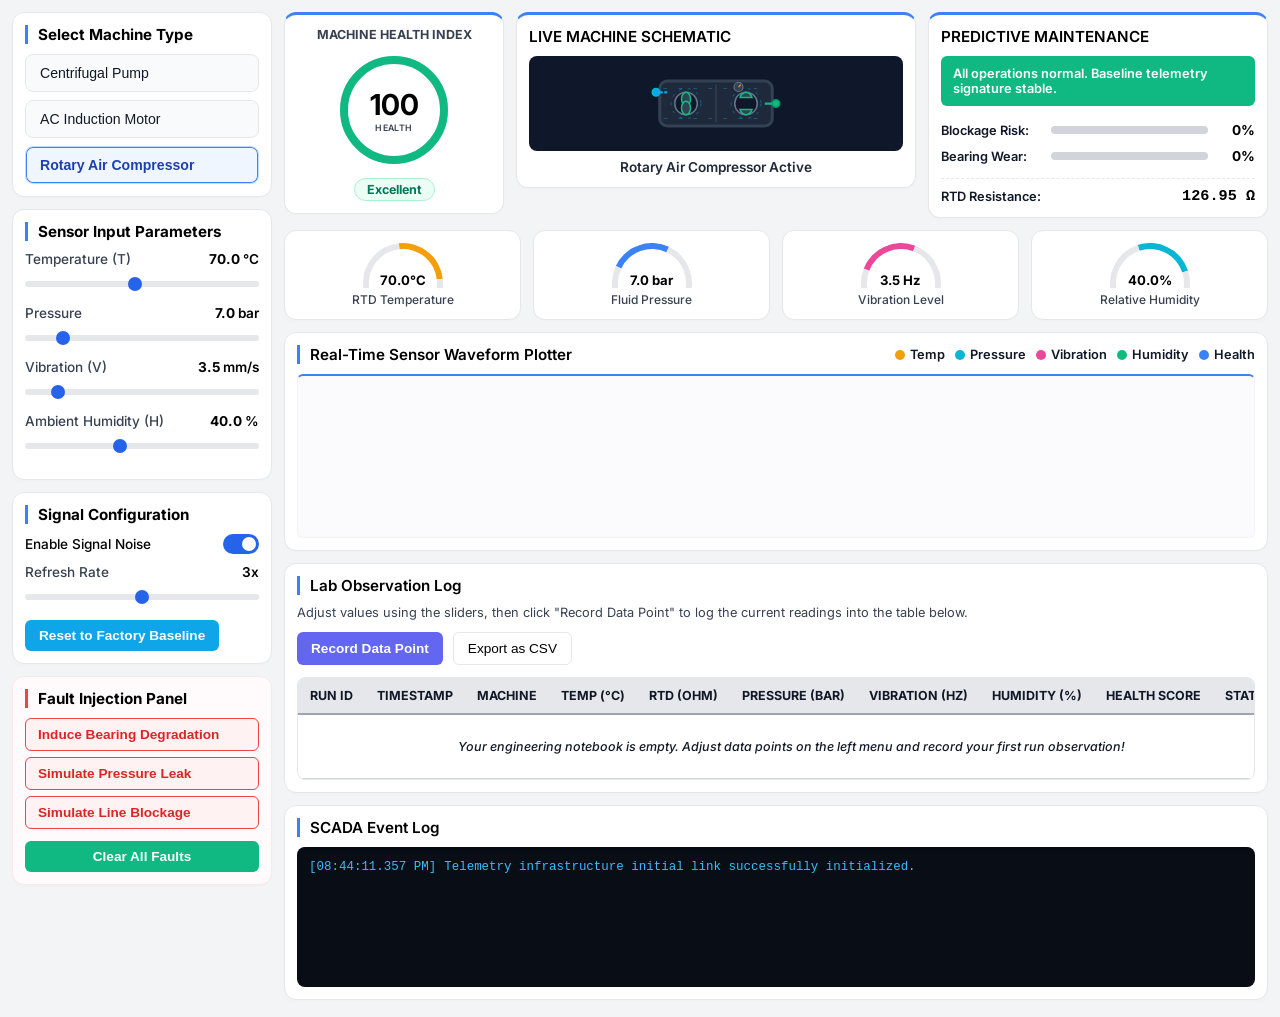
<file: exp1-industrial-sensor-monitoring/simulation/index.html>
<!DOCTYPE html>
<html lang="en">
<head>
    <meta charset="UTF-8">
    <meta name="viewport" content="width=device-width, initial-scale=1.0">
    <title>Industrial Sensor Monitoring & Machine Health Analysis</title>
    <link href="https://fonts.googleapis.com/css2?family=Inter:wght@300;400;500;600;700&display=swap" rel="stylesheet">
    <link rel="stylesheet" href="css/main.css">
</head>
<body>

    <div id="mobileControlHeader" class="mobile-control-header">
        <svg width="20" height="20" viewBox="0 0 24 24" fill="none" stroke="currentColor" stroke-width="2"><path d="M3 12h18M3 6h18M3 18h18"></path></svg>
        <span>Open Control Panel</span>
    </div>

    <div id="sidebarOverlay" class="sidebar-overlay"></div>

    <div class="dashboard-grid">
        
        <aside class="sidebar-controls">
            
            <section class="card-panel">
                <div class="section-title blue-border">
                    <h2>Select Machine Type</h2>
                </div>
                <div class="machinery-selector">
                    <button class="machinery-btn" data-machine="pump">Centrifugal Pump</button>
                    <button class="machinery-btn" data-machine="motor">AC Induction Motor</button>
                    <button class="machinery-btn active" data-machine="compressor">Rotary Air Compressor</button>
                </div>
            </section>

            <section class="card-panel">
                <div class="section-title blue-border">
                    <h2>Sensor Input Parameters</h2>
                </div>
                
                <div class="slider-box">
                    <div class="slider-meta">
                        <span class="slider-label">Temperature (T)</span>
                        <span class="slider-readout"><strong id="txtTemp">70.0</strong> °C</span>
                    </div>
                    <input type="range" id="sliderTemp" min="0" max="150" step="0.5" value="70">
                </div>

                <div class="slider-box">
                    <div class="slider-meta">
                        <span class="slider-label">Pressure</span>
                        <span class="slider-readout"><strong id="txtPress">7.0</strong> bar</span>
                    </div>
                    <input type="range" id="sliderPress" min="0" max="50" step="0.1" value="7">
                </div>

                <div class="slider-box">
                    <div class="slider-meta">
                        <span class="slider-label">Vibration (V)</span>
                        <span class="slider-readout"><strong id="txtVib">3.5</strong> mm/s</span>
                    </div>
                    <input type="range" id="sliderVib" min="0" max="30" step="0.1" value="3.5">
                </div>

                <div class="slider-box">
                    <div class="slider-meta">
                        <span class="slider-label">Ambient Humidity (H)</span>
                        <span class="slider-readout"><strong id="txtHum">40.0</strong> %</span>
                    </div>
                    <input type="range" id="sliderHum" min="0" max="100" step="0.5" value="40">
                </div>
            </section>

            <section class="card-panel">
                <div class="section-title blue-border">
                    <h2>Signal Configuration</h2>
                </div>
                <div class="toggle-row">
                    <span class="toggle-label">Enable Signal Noise</span>
                    <label class="switch">
                        <input type="checkbox" id="chkNoise" checked>
                        <span class="slider-toggle"></span>
                    </label>
                </div>
                <div class="slider-box small-margin">
                    <div class="slider-meta">
                        <span class="slider-label">Refresh Rate</span>
                        <span class="slider-readout" id="txtSpeed">3x</span>
                    </div>
                    <input type="range" id="sliderSpeed" min="1" max="5" step="1" value="3">
                </div>
                <button id="btnReinit" class="btn btn-blue" style="background-color: #0ea5e9; color: white; margin-top: 12px;">Reset to Factory Baseline</button>
            </section>

            <section class="card-panel fault-container">
                <div class="section-title red-border">
                    <h2>Fault Injection Panel</h2>
                </div>
                <div class="fault-buttons">
                    <button class="btn btn-fault" id="btnFaultCavitation" data-fault="cavitation">Trigger Cavitation Fault</button>
                    <button class="btn btn-fault" id="btnFaultBearing" data-fault="bearing">Induce Bearing Degradation</button>
                    <button class="btn btn-fault" id="btnFaultThermal" data-fault="overload">Force Thermal Overload</button>
                    <button class="btn btn-fault" id="btnFaultLeak" data-fault="leak">Simulate Pressure Leak</button>
                    <button class="btn btn-fault" id="btnFaultBlockage" data-fault="blockage">Simulate Line Blockage</button>
                </div>
                <button id="btnResetFaults" class="btn btn-clear-status">Clear All Faults</button>
            </section>
        </aside>

        <main class="main-dashboard-view">
            
            <div class="top-row-grid">
                
                <div class="card-panel center-align card-top-blue">
                    <h3>MACHINE HEALTH INDEX</h3>
                    <div class="health-ring-box">
                        <svg class="progress-ring" viewBox="0 0 120 120" width="100%" height="100%">
                            <circle class="progress-ring__background" stroke="#e2e8f0" stroke-width="8" fill="transparent" r="50" cx="60" cy="60"/>
                            <circle id="healthRingCircle" class="progress-ring__bar" stroke="#10b981" stroke-width="8" fill="transparent" r="50" cx="60" cy="60"/>
                        </svg>
                        <div class="health-ring-text">
                            <span id="lblHealthValue">100</span>
                            <small>HEALTH</small>
                        </div>
                    </div>
                    <div id="lblHealthBadge" class="status-badge badge-excellent">Excellent</div>
                </div>

                <div class="card-panel dynamic-simulation-panel card-top-blue">
                    <div class="section-title">
                        <h3>LIVE MACHINE SCHEMATIC</h3>
                    </div>
                    <div class="simulation-viewframe">
                        <svg id="machineSvgGraphic" viewBox="0 0 200 100" width="100%" height="100%">
                            </svg>
                    </div>
                    <div id="activeMachineLabel" style="text-align: center; margin-top: 8px; font-weight: 600; font-size: 0.85rem; color: #1f2937;">Rotary Air Compressor Active</div>
                </div>

                <div class="card-panel card-top-blue">
                    <div class="section-title">
                        <h3>PREDICTIVE MAINTENANCE</h3>
                    </div>
                    <div id="alertBanner" class="alert-banner alert-banner-success">
                        All operations normal. Baseline telemetry signature stable.
                    </div>
                    
                    <div class="analytics-metrics">
                        <div class="metric-progress-row">
                            <span id="lblRisk1" class="metric-name">Cavitation Risk:</span>
                            <div class="progress-track">
                                <div id="barCavitation" class="progress-fill" style="width: 0%"></div>
                            </div>
                            <span id="lblCavitation" class="metric-end-val">0%</span>
                        </div>

                        <div class="metric-progress-row">
                            <span class="metric-name">Bearing Wear:</span>
                            <div class="progress-track">
                                <div id="barBearing" class="progress-fill" style="width: 0%"></div>
                            </div>
                            <span id="lblBearing" class="metric-end-val">0%</span>
                        </div>

                        <div class="metric-rtd-row">
                            <span class="metric-name">RTD Resistance:</span>
                            <span id="lblRtdValue" class="rtd-bold-value">100.00 Ω</span>
                        </div>
                    </div>
                </div>
            </div>

            <div class="gauges-row-grid">
                <div class="card-panel gauge-card">
                    <div class="mini-gauge-container">
                        <div id="gaugeTemp" class="mini-gauge" style="--gauge-angle: 180deg; border-top-color: #f59e0b;"></div>
                        <span id="lblGaugeTempText" class="gauge-value">70.0°C</span>
                    </div>
                    <span class="gauge-label">RTD Temperature</span>
                </div>

                <div class="card-panel gauge-card">
                    <div class="mini-gauge-container">
                        <div id="gaugePress" class="mini-gauge" style="--gauge-angle: 90deg; border-top-color: #3b82f6;"></div>
                        <span id="lblGaugePressText" class="gauge-value">7.0 bar</span>
                    </div>
                    <span class="gauge-label">Fluid Pressure</span>
                </div>

                <div class="card-panel gauge-card">
                    <div class="mini-gauge-container">
                        <div id="gaugeVib" class="mini-gauge" style="--gauge-angle: 45deg; border-top-color: #ec4899;"></div>
                        <span id="lblGaugeVibText" class="gauge-value">3.5 Hz</span>
                    </div>
                    <span class="gauge-label">Vibration Level</span>
                </div>

                <div class="card-panel gauge-card">
                    <div class="mini-gauge-container">
                        <div id="gaugeHum" class="mini-gauge" style="--gauge-angle: 120deg; border-top-color: #06b6d4;"></div>
                        <span id="lblGaugeHumText" class="gauge-value">40.0%</span>
                    </div>
                    <span class="gauge-label">Relative Humidity</span>
                </div>
            </div>

            <section class="card-panel">
                <div style="display: flex; flex-wrap: wrap; justify-content: space-between; align-items: center; margin-bottom: 10px; gap: 10px;">
                    <div class="section-title blue-border" style="margin-bottom: 0;">
                        <h3>Real-Time Sensor Waveform Plotter</h3>
                    </div>
                    <div class="plotter-legends-top" style="display: flex; flex-wrap: wrap; gap: 10px; font-size: 0.8rem; font-weight: 600; color: #111827;">
                        <div style="display: flex; align-items: center; gap: 5px;"><span class="dot-lg yellow"></span> Temp</div>
                        <div style="display: flex; align-items: center; gap: 5px;"><span class="dot-lg teal"></span> Pressure</div>
                        <div style="display: flex; align-items: center; gap: 5px;"><span class="dot-lg red"></span> Vibration</div>
                        <div style="display: flex; align-items: center; gap: 5px;"><span class="dot-lg cyan"></span> Humidity</div>
                        <div style="display: flex; align-items: center; gap: 5px;"><span class="dot-lg blue"></span> Health</div>
                    </div>
                </div>
                <div class="canvas-container" style="border-top: 2px solid #3b82f6;">
                    <canvas id="telemetryCanvas" height="140"></canvas>
                </div>
            </section>

            <section class="card-panel">
                <div class="section-title blue-border">
                    <h3>Lab Observation Log</h3>
                </div>
                <p class="notebook-hint">Adjust values using the sliders, then click "Record Data Point" to log the current readings into the table below.</p>
                
                <div class="action-bar">
                    <button id="btnCaptureRun" class="btn btn-blue">Record Data Point</button>
                    <button id="btnExportCSV" class="btn btn-gray" style="color: black;">Export as CSV</button>
                </div>

                <div class="table-scroll-wrapper">
                    <table class="notebook-table" id="notebookTable">
                        <thead>
                            <tr>
                                <th>RUN ID</th>
                                <th>TIMESTAMP</th>
                                <th>MACHINE</th>
                                <th>TEMP (°C)</th>
                                <th>RTD (OHM)</th>
                                <th>PRESSURE (BAR)</th>
                                <th>VIBRATION (HZ)</th>
                                <th>HUMIDITY (%)</th>
                                <th>HEALTH SCORE</th>
                                <th>STATUS</th>
                            </tr>
                        </thead>
                        <tbody>
                            <tr id="emptyRowPlaceholder">
                                <td colspan="10" class="empty-table-text">Your engineering notebook is empty. Adjust data points on the left menu and record your first run observation!</td>
                            </tr>
                        </tbody>
                    </table>
                </div>
            </section>

            <section class="card-panel">
                <div class="section-title blue-border">
                    <h3>SCADA Event Log</h3>
                </div>
                <div class="scada-terminal" id="terminalLog">
                    </div>
            </section>

        </main>
    </div>

    <script src="js/main.js"></script>
</body>
</html>
</file>
<file: exp-3-robotic-arm-control-laboratory/simulation/css/main.css>
/* SOFT ELEGANT PURE WHITE THEME */
@import url('https://fonts.googleapis.com/css2?family=Roboto:wght@400;500;700&family=JetBrains+Mono:wght@400;700&display=swap');

:root {
  --font-main: 'Roboto', sans-serif;
  --font-mono: 'JetBrains Mono', monospace;
}

* { margin: 0; padding: 0; box-sizing: border-box; font-family: var(--font-main); }

body {
  background: #f4f6f9;
  color: #0f172a;
  height: 100vh;
  overflow: hidden;
  overflow-x: hidden;
  display: flex;
  flex-direction: column;
}

/* ── HEADER ──────────────────────────────────────────────────── */
.top-header {
  background: linear-gradient(135deg, #0f172a 0%, #1e1b4b 55%, #312e81 100%);
  padding: 8px 20px;
  box-shadow: 0 4px 20px rgba(15,23,42,0.40);
  z-index: 10;
  display: flex;
  align-items: center;
  flex-shrink: 0;
}
.header-left { display: flex; align-items: center; gap: 12px; }
.header-icon {
  width: 36px; height: 36px;
  background: rgba(255,255,255,0.12);
  border: 1px solid rgba(255,255,255,0.22);
  border-radius: 8px;
  display: flex; align-items: center; justify-content: center;
  flex-shrink: 0;
}
.header-title h1  { font-size: 16px; font-weight: 700; color: #fff; letter-spacing: 0.3px; }
.header-subtitle  { font-size: 11px; color: rgba(255,255,255,0.60); margin-top: 1px; }

/* ── 3-COLUMN WORKSPACE ──────────────────────────────────────── */
.experiment-workspace {
  display: flex; flex: 1; padding: 8px; gap: 8px;
  overflow: hidden; min-height: 0;
}
.column-left   { width: 285px; flex-shrink: 0; display: flex; flex-direction: column; gap: 6px; overflow: hidden; }
.column-center { flex: 1;      display: flex; flex-direction: column; gap: 6px; overflow: hidden; min-width: 380px; }
.column-right  { width: 350px; flex-shrink: 0; display: flex; flex-direction: column; gap: 6px; overflow: hidden; }

/* ── PANELS ─────────────────────────────────────────────────── */
.academic-panel {
  background: #ffffff;
  border: 1px solid #e8ecf0;
  border-left-width: 3px;
  box-shadow: 0 1px 8px rgba(15,23,42,0.06), 0 0 0 0.5px rgba(15,23,42,0.03);
  display: flex; flex-direction: column;
  min-height: 0; flex-shrink: 0;
  border-radius: 12px;
  overflow: hidden;
}
.panel-grow { flex: 1; min-height: 0; }

.panel-header {
  padding: 9px 14px;
  background: #ffffff;
  border-bottom: 1px solid #f1f5f9;
  font-size: 10.5px; font-weight: 700;
  text-transform: uppercase; letter-spacing: 0.9px;
  flex-shrink: 0;
}

/* ── Panel purpose colors: left-border on panel + colored text on header ──
   Blue   → Control Console, Analytics
   Red    → Disturbance
   Green  → Advisor
   Indigo → Viewport + Telemetry
   Amber  → Log
   ───────────────────────────────────────────────────────── */
.column-left .academic-panel:nth-child(1) { border-left-color: #3b82f6; }
.column-left .academic-panel:nth-child(1) .panel-header { color: #1e40af; }

.column-left .academic-panel:nth-child(2) { border-left-color: #ef4444; }
.column-left .academic-panel:nth-child(2) .panel-header { color: #991b1b; }

.column-left .academic-panel:nth-child(3) { border-left-color: #22c55e; }
.column-left .academic-panel:nth-child(3) .panel-header { color: #166534; }

.column-center .academic-panel:nth-child(1) { border-left-color: #6366f1; }
.column-center .academic-panel:nth-child(1) .panel-header { color: #3730a3; }

.column-center .academic-panel:nth-child(2) { border-left-color: #6366f1; }
.column-center .academic-panel:nth-child(2) .panel-header { color: #3730a3; }

.column-right .academic-panel:nth-child(1) { border-left-color: #3b82f6; }
.column-right .academic-panel:nth-child(1) .panel-header { color: #1e40af; }

.column-right .academic-panel:nth-child(2) { border-left-color: #f59e0b; }
.column-right .academic-panel:nth-child(2) .panel-header { color: #92400e; }

.panel-body { padding: 10px; }
.panel-body-scroll {
  padding: 8px; overflow-y: auto; flex: 1; min-height: 0;
}
.panel-body-scroll::-webkit-scrollbar { width: 4px; }
.panel-body-scroll::-webkit-scrollbar-track { background: #f8fafc; }
.panel-body-scroll::-webkit-scrollbar-thumb { background: #cbd5e1; border-radius: 2px; }

/* ── CONTROLS ────────────────────────────────────────────────── */
.input-block { margin-bottom: 8px; }
.input-block label { font-size: 11px; font-weight: 600; color: #1e293b; display: block; }
.label-row { display: flex; align-items: center; justify-content: space-between; margin-bottom: 3px; }

/* Angle badges */
.angle-badge {
  display: inline-block; min-width: 48px; padding: 2px 7px;
  background: #eff6ff; color: #2563eb;
  border: 1px solid #bfdbfe;
  font-family: var(--font-mono); font-size: 11px; font-weight: 700;
  border-radius: 6px; text-align: center;
  transition: all 0.2s;
}
.angle-badge.badge-green {
  background: #f0fdf4; color: #16a34a;
  border-color: #bbf7d0;
}
.angle-badge.badge-warn {
  background: #fff1f2; color: #be123c;
  border-color: #fecdd3;
  box-shadow: 0 0 8px rgba(244,63,94,0.25);
  animation: badge-pulse 0.6s ease-in-out infinite alternate;
}
@keyframes badge-pulse {
  from { box-shadow: 0 0 4px rgba(244,63,94,0.15); }
  to   { box-shadow: 0 0 12px rgba(244,63,94,0.45); }
}

/* Sliders */
.input-slider-row { display: flex; align-items: center; gap: 6px; }
input[type=range] { flex-grow: 1; -webkit-appearance: none; background: transparent; cursor: pointer; }
input[type=range]::-webkit-slider-runnable-track {
  height: 4px; border-radius: 2px;
  background: #e2e8f0;
}
input[type=range]::-webkit-slider-thumb {
  -webkit-appearance: none; height: 14px; width: 14px;
  background: #4f46e5; border-radius: 50%; cursor: pointer; margin-top: -5px;
  border: 2px solid #fff;
  box-shadow: 0 0 0 2px rgba(99,102,241,0.22);
  transition: box-shadow 0.2s;
}
input[type=range]::-webkit-slider-thumb:hover { box-shadow: 0 0 0 5px rgba(99,102,241,0.15); }

.num-box {
  width: 56px; padding: 3px 5px;
  background: #f8fafc; border: 1px solid #e2e8f0;
  color: #0f172a; font-family: var(--font-mono); font-size: 11px;
  text-align: right; border-radius: 6px;
}
.num-box:focus { outline: none; border-color: #6366f1; box-shadow: 0 0 0 3px rgba(99,102,241,0.10); }

/* ── BUTTONS ─────────────────────────────────────────────────── */
.btn-run {
  width: 100%;
  background: #4f46e5;
  color: white; border: none; padding: 9px; font-size: 12px;
  font-weight: 700; cursor: pointer; margin-top: 6px;
  letter-spacing: 0.8px; border-radius: 8px;
  box-shadow: 0 2px 8px rgba(79,70,229,0.28);
  transition: all 0.18s;
}
.btn-run:hover {
  background: #4338ca;
  box-shadow: 0 4px 14px rgba(79,70,229,0.38);
  transform: translateY(-1px);
}
.btn-reset {
  width: 100%; background: #f8fafc; color: #1e293b;
  border: 1px solid #e2e8f0; padding: 6px;
  font-size: 11px; font-weight: 600; cursor: pointer;
  margin-top: 5px; border-radius: 8px; transition: all 0.18s;
}
.btn-reset:hover { background: #f1f5f9; color: #0f172a; }

/* Disturbance buttons */
.btn-disturb {
  width: 100%; background: #fff5f5;
  border: 1px solid #fecaca; color: #dc2626;
  padding: 7px 10px; text-align: left; font-size: 11px;
  font-weight: 500; cursor: pointer; margin-bottom: 6px;
  border-radius: 8px; transition: all 0.18s;
}
.btn-disturb:hover { background: #fee2e2; border-color: #fca5a5; }
.btn-disturb.active {
  background: #ef4444;
  color: #fff; border-color: #dc2626; font-weight: 700;
  box-shadow: 0 3px 10px rgba(239,68,68,0.30);
  animation: fault-pulse 1.2s ease-in-out infinite alternate;
}
@keyframes fault-pulse {
  from { box-shadow: 0 2px 8px rgba(239,68,68,0.20); }
  to   { box-shadow: 0 4px 20px rgba(239,68,68,0.50); }
}
.btn-clear-disturb {
  width: 100%; background: #f0fdf4;
  border: 1px solid #bbf7d0; color: #16a34a;
  padding: 7px 10px; font-weight: 700; font-size: 11px;
  cursor: pointer; border-radius: 8px; transition: all 0.18s;
}
.btn-clear-disturb:hover { background: #dcfce7; border-color: #86efac; }

/* Log action buttons */
.btn-log {
  flex: 1;
  background: #059669;
  color: #fff; border: none; padding: 7px; font-weight: 700;
  cursor: pointer; font-size: 11px; border-radius: 8px;
  box-shadow: 0 2px 6px rgba(5,150,105,0.22);
  transition: all 0.18s;
}
.btn-log:hover { background: #047857; box-shadow: 0 3px 10px rgba(5,150,105,0.32); }
.btn-log-clear {
  flex: 1; background: #fff; color: #059669;
  border: 1px solid #a7f3d0; padding: 7px; font-weight: 700;
  cursor: pointer; font-size: 11px; border-radius: 8px; transition: all 0.18s;
}
.btn-log-clear:hover { background: #ecfdf5; }
.btn-csv {
  flex: 1;
  background: #2563eb;
  color: #fff; border: none; padding: 7px; font-weight: 700;
  cursor: pointer; font-size: 11px; border-radius: 8px;
  box-shadow: 0 2px 6px rgba(37,99,235,0.22);
  transition: all 0.18s;
}
.btn-csv:hover { background: #1d4ed8; box-shadow: 0 3px 10px rgba(37,99,235,0.35); }

/* ── CENTER VIEWPORT ─────────────────────────────────────────── */
.viewport-container {
  flex: 1; min-height: 0;
  border: 1px solid #e2e8f0;
  background: #fafbfc;
  position: relative;
  box-shadow: none;
  border-radius: 8px;
}
.plotter-container {
  height: 140px;
  border: 1px solid #e2e8f0;
  background: #fafbfc;
  flex-shrink: 0;
  border-radius: 8px;
}

/* ── VIBRATION ───────────────────────────────────────────────── */
@keyframes vibrate {
  0%   { transform: translate(0,0) rotate(0deg); }
  20%  { transform: translate(-2px,1px) rotate(-0.5deg); }
  40%  { transform: translate(2px,-1px) rotate(0.5deg); }
  60%  { transform: translate(-1px,2px) rotate(-0.3deg); }
  80%  { transform: translate(1px,-2px) rotate(0.3deg); }
  100% { transform: translate(0,0) rotate(0deg); }
}
#fullRobot.vibrating { animation: vibrate 0.12s linear infinite; transform-origin: 400px 150px; }

/* ── ADVANCED ANALYTICS ──────────────────────────────────────── */
.analytics-grid { display: grid; grid-template-columns: 1fr 1fr; gap: 7px; }
.metric-box {
  background: #fff; border: 1px solid #f1f5f9;
  padding: 8px 8px 8px 13px;
  position: relative; overflow: hidden; border-radius: 10px;
  box-shadow: 0 1px 4px rgba(15,23,42,0.05);
  transition: box-shadow 0.18s;
  display: flex; flex-direction: column; justify-content: space-between;
  min-height: 56px;
}
.metric-box:hover { border-color: var(--acc, #6366f1); box-shadow: 0 4px 14px rgba(0,0,0,0.08); }
.metric-box::before {
  content: ''; position: absolute; left: 0; top: 0;
  width: 4px; height: 100%;
  background: var(--acc, #6366f1);
  border-radius: 5px 0 0 5px;
}
.analytics-grid .metric-box:nth-child(1) { --acc: #3b82f6; }
.analytics-grid .metric-box:nth-child(2) { --acc: #06b6d4; }
.analytics-grid .metric-box:nth-child(3) { --acc: #10b981; }
.analytics-grid .metric-box:nth-child(4) { --acc: #f97316; }
.analytics-grid .metric-box:nth-child(5) { --acc: #8b5cf6; }

.metric-label {
  font-size: 9px; color: #1e293b;
  font-weight: 700; text-transform: uppercase; letter-spacing: 0.5px;
  min-height: 22px; display: flex; align-items: flex-start;
  margin-bottom: 2px;
}
.metric-val {
  font-size: 17px; font-weight: 700;
  font-family: var(--font-mono);
  /* default dark slate — overridden per card below */
  color: var(--acc, #1e293b);
}
.metric-val.alert { color: #dc2626; }


/* ── OBSERVATION LOG ─────────────────────────────────────────── */
.table-actions { display: flex; gap: 5px; margin-bottom: 8px; flex-shrink: 0; }
.table-container {
  flex: 1; overflow-y: auto; min-height: 0;
  border: 1px solid #e2e8f0; border-radius: 10px;
}
.table-container::-webkit-scrollbar { width: 4px; }
.table-container::-webkit-scrollbar-track { background: #f8fafc; }
.table-container::-webkit-scrollbar-thumb { background: #cbd5e1; border-radius: 2px; }

table { width: 100%; border-collapse: collapse; font-family: var(--font-mono); font-size: 11px; }
th {
  background: #f8fafc;
  color: #1e293b; font-family: var(--font-main); font-weight: 700;
  text-align: center; padding: 6px 4px;
  border-bottom: 2px solid #fcd34d;
  position: sticky; top: 0; font-size: 10px; letter-spacing: 0.3px;
}
td { text-align: center; padding: 5px 4px; border-bottom: 1px solid #f8fafc; color: #0f172a; }
tr:hover td { background: #fffbeb; }
td:nth-child(4), td:nth-child(5) { color: #2563eb; font-weight: 600; }

/* ── SYSTEM ADVISOR MESSAGES ─────────────────────────────────── */
.advisor-msg {
  display: flex; align-items: flex-start; gap: 7px;
  padding: 6px 10px; margin-bottom: 5px;
  border-radius: 5px; border-left: 3px solid;
  font-size: 11px; line-height: 1.45;
  animation: advisor-in 0.2s ease;
}
@keyframes advisor-in {
  from { opacity: 0; transform: translateX(-4px); }
  to   { opacity: 1; transform: translateX(0); }
}
/* Advisor message base */
.advisor-msg .adv-icon {
  font-size: 9px;
  font-weight: 700;
  font-family: var(--font-mono);
  flex-shrink: 0;
  align-self: flex-start;
  padding: 2px 6px;
  border-radius: 4px;
  letter-spacing: 0.5px;
  white-space: nowrap;
  margin-top: 1px;
}
.advisor-msg .adv-text { flex: 1; }

/* Per-severity badge colors */
.advisor-msg.success { background: #f0fdf4; border-color: #22c55e; color: #14532d; }
.advisor-msg.info    { background: #eff6ff; border-color: #3b82f6; color: #1e3a8a; }
.advisor-msg.warn    { background: #fff7ed; border-color: #f97316; color: #7c2d12; }
.advisor-msg.danger  { background: #fff1f2; border-color: #ef4444; color: #881337; font-weight: 600; }

.advisor-msg.success .adv-icon { background: #16a34a; color: #ffffff; }
.advisor-msg.info    .adv-icon { background: #2563eb; color: #ffffff; }
.advisor-msg.warn    .adv-icon { background: #ea580c; color: #ffffff; }
.advisor-msg.danger  .adv-icon { background: #dc2626; color: #ffffff; }

/* ── Log panel body — flex column on desktop, auto on mobile ─ */
.log-panel-body {
  display: flex; flex-direction: column;
  flex: 1; min-height: 0; padding: 10px;
}

/* ── Accuracy metric spans 2 cols by default ─────────────────── */
.metric-box-full { grid-column: span 2; }

/* ─────────────────────────────────────────────────────────────
   RESPONSIVE — 5-tier breakpoint system
   ─────────────────────────────────────────────────────────────
   1. ≥ 1100px            Desktop   — 3-col, fixed height, no scroll
   2. 768px – 1099px      Tablet    — sidebar + centre (top), right full (bottom)
   3. 480px – 767px       Mobile    — single column, body scrolls
   4. < 480px             S-Mobile  — ultra-compact
   5. landscape ≤ 767px   L-Phone   — mini-sidebar mode
   ───────────────────────────────────────────────────────────── */

/* ── Tablet landscape (768 – 1099px) ──────────────────────── */
@media (min-width: 768px) and (max-width: 1099px) {
  body { height: auto; overflow-y: auto; overflow-x: hidden; }

  .experiment-workspace {
    flex: none; flex-wrap: wrap; align-content: flex-start;
    overflow: visible; height: auto; padding: 8px; gap: 8px;
  }

  .column-left   { width: 260px; flex-shrink: 0; overflow: visible; }
  .column-center { flex: 1; min-width: 0; }

  .column-right {
    width: 100%; flex-direction: row; flex-wrap: wrap; gap: 8px;
  }
  .column-right .academic-panel { flex: 1; min-width: 280px; }

  .panel-grow { flex: none; }
  .log-panel-body { flex: none; min-height: 0; }
  .column-left  .panel-grow { min-height: 150px; max-height: 220px; }
  .column-right .panel-grow { min-height: 220px; max-height: 340px; }

  .viewport-container { min-height: 420px; }
  .analytics-grid { grid-template-columns: 1fr 1fr 1fr; }
  /* card 4 takes 1 col, accuracy card 5 takes 2 cols — fills the row evenly */
  .metric-box-full { grid-column: span 2; }
}

/* ── Mobile — tablet portrait + large phone (480 – 767px) ─── */
@media (max-width: 767px) {
  body {
    height: auto;
    overflow: visible;
    overflow-x: hidden;
    min-height: 0;
    /* Keep display:flex flex-direction:column from base, just free the height */
  }

  .experiment-workspace {
    flex: none;            /* stop the workspace from stretching to fill body */
    flex-direction: column; overflow: visible;
    padding: 6px; gap: 6px; height: auto;
  }

  .column-left,
  .column-center,
  .column-right {
    width: 100%; flex-shrink: 1; overflow: visible;
    gap: 4px; min-width: 0; /* clear desktop min-width to fix left-clip on narrow phones */
  }

  /* Panels use natural height; no viewport-filling stretch */
  .panel-grow      { flex: none; min-height: auto; }
  .log-panel-body  { flex: none; min-height: 0; }
  .column-left  .panel-grow { min-height: 130px; max-height: 200px; }
  .column-right .panel-grow { min-height: 180px; max-height: 300px; }

  .viewport-container { min-height: 280px; }
  .plotter-container  { height: 100px; }

  /* Horizontal scroll on narrow table */
  .table-container { overflow-x: auto; overflow-y: auto; }
  table { min-width: 340px; }

  /* Touch-friendly hit targets ≥ 44px */
  .btn-run               { padding: 11px; font-size: 12px; margin-top: 5px; }
  .btn-reset             { padding: 8px; margin-top: 4px; }
  .btn-disturb           { padding: 9px 10px; margin-bottom: 5px; }
  .btn-clear-disturb     { padding: 9px; }
  .btn-log, .btn-log-clear, .btn-csv { padding: 10px; font-size: 12px; }

  /* Larger slider thumb for thumb interaction */
  input[type=range]::-webkit-slider-runnable-track { height: 5px; }
  input[type=range]::-webkit-slider-thumb {
    height: 20px; width: 20px; margin-top: -8px;
  }

  .num-box { width: 60px; padding: 4px 5px; font-size: 11px; }

  /* Compact panel headers and bodies */
  .panel-header { padding: 6px 10px; font-size: 10px; letter-spacing: 0.6px; }
  .panel-body   { padding: 8px; }

  /* 2-col analytics on mobile */
  .analytics-grid { grid-template-columns: 1fr 1fr; gap: 5px; }
  .metric-box-full { grid-column: span 2; }
  .metric-val { font-size: 14px; }

  .table-actions { flex-wrap: wrap; gap: 4px; }
  .btn-log, .btn-log-clear, .btn-csv {
    flex: 1 1 calc(33% - 4px); min-width: 80px;
  }
}

/* ── Small mobile (< 480px) ────────────────────────────────── */
@media (max-width: 479px) {
  .experiment-workspace { padding: 5px; gap: 5px; }

  .top-header       { padding: 6px 10px; }
  .header-icon      { display: none; }
  .header-title h1  { font-size: 12px; }
  .header-subtitle  { display: none; }

  .viewport-container { min-height: 220px; }
  .plotter-container  { height: 80px; }

  /* Keep 2-col grid even at < 480px — no right-side empty space */
  .analytics-grid  { grid-template-columns: 1fr 1fr; gap: 4px; }
  .metric-box-full { grid-column: span 2; }
  .metric-val { font-size: 13px; }
  .metric-label { font-size: 8.5px; }


  .table-actions { flex-direction: column; gap: 4px; }
  .btn-log, .btn-log-clear, .btn-csv { width: 100%; flex: none; }

  .input-block { margin-bottom: 6px; }
  .label-row   { margin-bottom: 2px; }
  .angle-badge { min-width: 42px; font-size: 10px; }
}

/* ── Landscape phone (≤ 767px width, ≤ 500px height) ────────── */
@media (max-width: 767px) and (orientation: landscape) and (max-height: 500px) {
  body { height: auto; overflow-y: auto; }

  .top-header      { padding: 5px 14px; }
  .header-subtitle { display: none; }
  .header-title h1 { font-size: 14px; }

  .experiment-workspace {
    flex-direction: row; flex-wrap: wrap;
    align-items: flex-start; overflow: visible;
    height: auto; gap: 6px; padding: 6px;
  }

  /* Mini left sidebar */
  .column-left {
    width: 210px; flex-shrink: 0;
    max-height: 78vh; overflow-y: auto;
  }
  .column-center { flex: 1; min-width: 260px; }

  /* Right drops below as full-width row */
  .column-right {
    width: 100%; flex-direction: row; flex-wrap: wrap; gap: 6px;
  }
  .column-right .academic-panel { flex: 1; min-width: 200px; }

  .panel-grow     { flex: none; }
  .log-panel-body { flex: none; min-height: 0; }
  .column-left  .panel-grow { min-height: 90px;  max-height: 150px; }
  .column-right .panel-grow { min-height: 150px; max-height: 240px; }

  .viewport-container { min-height: 200px; }
  .plotter-container  { height: 80px; }

  .analytics-grid { grid-template-columns: 1fr 1fr 1fr; }
  .metric-box-full { grid-column: span 1; }
}
</file>
<file: exp-7-smart-energy-optimization-laboratory/simulation/css/main.css>
/* ================================================== */
/* Smart Energy Optimization Lab CSS                  */
/* Premium Light Mode with Soft UI and Glowing States */
/* ================================================== */

*, *::before, *::after {
    margin: 0;
    padding: 0;
    box-sizing: border-box;
}

:root {
    --primary:       #2563eb; /* Grid Blue */
    --primary-light: #eff6ff;
    --solar:         #eab308; /* Solar Yellow */
    --solar-light:   #fffbeb;
    --success:       #10b981; /* Battery Green */
    --success-light: #ecfdf5;
    --warning:       #f59e0b;
    --warning-light: #fffbeb;
    --danger:        #ef4444; /* Load Red */
    --danger-light:  #fef2f2;
    --info:          #06b6d4; /* HVAC Cyan */
    --info-light:    #ecfeff;
    
    --bg-main:       #f4f7f9;
    --card-bg:       rgba(255, 255, 255, 0.85);
    --border:        #e2e8f0;
    
    --text-main:     #0f172a;
    --text-muted:    #64748b;
    
    --shadow:        0 8px 24px rgba(149, 157, 165, 0.1);
    --shadow-lg:     0 12px 36px rgba(149, 157, 165, 0.15);
}

html {
    font-size: 14px;
}

body {
    font-family: 'Inter', system-ui, -apple-system, sans-serif;
    background: radial-gradient(circle at 10% 20%, #e0e7ff 0%, var(--bg-main) 70%),
                radial-gradient(circle at 90% 80%, #dbeafe 0%, var(--bg-main) 70%);
    background-color: var(--bg-main);
    background-attachment: fixed;
    color: var(--text-main);
    padding: 10px;
    min-height: 100vh;
    line-height: 1.5;
}

.dashboard {
    max-width: 1600px;
    margin: 0 auto;
    display: flex;
    flex-direction: column;
    gap: 8px;
}

/* Header */
.main-header {
    display: flex;
    justify-content: space-between;
    align-items: center;
    background: var(--card-bg);
    backdrop-filter: blur(10px);
    -webkit-backdrop-filter: blur(10px);
    padding: 8px 16px;
    border-radius: 12px;
    border: 1px solid rgba(255, 255, 255, 0.5);
    box-shadow: var(--shadow);
}

.header-logo {
    display: flex;
    align-items: center;
    gap: 10px;
}

.header-logo i {
    font-size: 20px;
    color: var(--primary);
}

.pulse-bolt {
    animation: bolt-glowing 2s infinite alternate;
}

@keyframes bolt-glowing {
    0% { transform: scale(1); filter: drop-shadow(0 0 2px rgba(37,99,235,0.4)); }
    100% { transform: scale(1.1); filter: drop-shadow(0 0 8px rgba(37,99,235,0.7)); }
}

.header-logo h1 {
    font-family: 'Outfit', sans-serif;
    font-size: 16px;
    font-weight: 700;
}

.header-logo .subtitle {
    font-size: 10px;
    color: var(--text-muted);
}

.header-status {
    display: flex;
    align-items: center;
    gap: 10px;
}

.status-indicator {
    display: flex;
    align-items: center;
    gap: 5px;
    font-size: 10px;
    font-weight: 600;
    padding: 3px 8px;
    border-radius: 20px;
    background: #e2e8f0;
}

.status-indicator.online {
    background: var(--success-light);
    color: var(--success);
}

.status-indicator .dot {
    width: 6px;
    height: 6px;
    border-radius: 50%;
    background: currentColor;
    animation: blink 1.5s infinite;
}

@keyframes blink {
    0% { opacity: 0.3; }
    50% { opacity: 1; }
    100% { opacity: 0.3; }
}

.status-badge {
    background: #e2e8f0;
    font-family: 'Fira Code', monospace;
    font-size: 10px;
    padding: 3px 8px;
    border-radius: 6px;
    color: var(--text-muted);
}

/* Three Column Layout — middle sets natural height, JS syncs left & right to match */
.main-layout {
    display: grid;
    grid-template-columns: 280px 1fr 290px;
    gap: 8px;
    align-items: start;
}

/* Sidebars and Twin Panels */
.control-panel, .twin-section, .diagnostics-panel, .heatmap-card, .log-card {
    background: var(--card-bg);
    backdrop-filter: blur(10px);
    -webkit-backdrop-filter: blur(10px);
    border: 1px solid rgba(255, 255, 255, 0.6);
    border-radius: 12px;
    box-shadow: var(--shadow);
}

/* Left panel: height synced to middle via JS; natural scroll if content shorter */
.control-panel {
    height: auto;
    overflow: hidden;
    padding: 10px;
}

/* Middle panel: natural content height — this is the anchor */
.twin-section {
    overflow: hidden;
    padding: 10px;
}

/* Right panel: height synced to middle via JS; scrolls when content overflows */
.diagnostics-panel {
    overflow-y: auto;
    overflow-x: hidden;
}

/* Slim 4px scrollbar on right panel */
.diagnostics-panel::-webkit-scrollbar {
    width: 4px;
}
.diagnostics-panel::-webkit-scrollbar-thumb {
    background: #cbd5e1;
    border-radius: 4px;
}

.panel-title {
    display: flex;
    align-items: center;
    gap: 6px;
    padding-bottom: 8px;
    border-bottom: 1px solid var(--border);
    margin-bottom: 10px;
}

.panel-title i {
    color: var(--primary);
    font-size: 16px;
}

.panel-title h2 {
    font-family: 'Outfit', sans-serif;
    font-size: 15px;
    font-weight: 700;
}

/* Control Form Styles */
.control-group {
    margin-bottom: 14px;
}

.control-group label {
    display: flex;
    justify-content: space-between;
    font-size: 12px;
    font-weight: 600;
    margin-bottom: 4px;
    color: var(--text-main);
}

.value-badge {
    background: var(--primary-light);
    color: var(--primary);
    font-family: 'Fira Code', monospace;
    font-size: 11px;
    font-weight: 700;
    padding: 1px 6px;
    border-radius: 4px;
}

.slider-wrapper {
    display: flex;
    flex-direction: column;
    gap: 2px;
}

.slider-wrapper input[type="range"] {
    -webkit-appearance: none;
    appearance: none;
    width: 100%;
    height: 6px;
    background: #e2e8f0;
    border-radius: 3px;
    outline: none;
}

.slider-wrapper input[type="range"]::-webkit-slider-thumb {
    -webkit-appearance: none;
    width: 14px;
    height: 14px;
    border-radius: 50%;
    background: var(--primary);
    cursor: pointer;
    box-shadow: 0 0 6px rgba(37, 99, 235, 0.4);
    transition: transform 0.1s;
}

.slider-wrapper input[type="range"]::-webkit-slider-thumb:hover {
    transform: scale(1.2);
}

.range-hint {
    font-size: 10px;
    color: var(--text-muted);
}

.select-wrapper select {
    width: 100%;
    padding: 8px 10px;
    border-radius: 6px;
    border: 1px solid var(--border);
    background: #fff;
    font-family: inherit;
    font-size: 12px;
    color: var(--text-main);
    outline: none;
}

.btn-group {
    display: flex;
    flex-direction: column;
    gap: 8px;
    margin-top: 18px;
}

.btn {
    display: flex;
    align-items: center;
    justify-content: center;
    gap: 8px;
    padding: 10px 14px;
    border: none;
    border-radius: 6px;
    font-family: 'Outfit', sans-serif;
    font-size: 13px;
    font-weight: 600;
    cursor: pointer;
    transition: all 0.2s;
}

.btn-primary {
    background: var(--primary);
    color: #fff;
}

.btn-primary:hover {
    background: #1d4ed8;
    box-shadow: 0 4px 12px rgba(37, 99, 235, 0.3);
}

.btn-info {
    background: #f1f5f9;
    color: #475569;
    border: 1px solid var(--border);
}

.btn-info:hover {
    background: #e2e8f0;
}

.btn-secondary {
    background: #fee2e2;
    color: #ef4444;
}

.btn-secondary:hover {
    background: #fecaca;
}


.panel-header-tab {
    display: flex;
    align-items: center;
    gap: 8px;
    padding-bottom: 8px;
    border-bottom: 1px solid var(--border);
    margin-bottom: 10px;
}

.panel-header-tab i {
    color: var(--primary);
}

.panel-header-tab h2 {
    font-family: 'Outfit', sans-serif;
    font-size: 15px;
    font-weight: 700;
}

.flow-svg-container {
    background: #0f172a;
    border: 1px solid #1e293b;
    border-radius: 8px;
    padding: 8px;
    margin-bottom: 16px;
}

#energyTwinSvg {
    width: 100%;
    height: auto;
    display: block;
}

.svg-node-icon {
    font-size: 20px;
    display: flex;
    align-items: center;
    justify-content: center;
    width: 40px;
    height: 40px;
    margin: 0 auto;
}

/* Wires dynamic flow keyframe animation */
@keyframes dash {
    to {
        stroke-dashoffset: -20;
    }
}

/* Node pulse ring animation */
@keyframes node-pulse {
    0%   { r: 46; opacity: 0.4; }
    50%  { r: 56; opacity: 0.1; }
    100% { r: 46; opacity: 0.4; }
}

.node-pulse {
    animation: node-pulse 2.5s ease-in-out infinite;
}

/* SVG node group hover highlight */
#energyTwinSvg g[style*="cursor:pointer"]:hover rect {
    filter: brightness(1.3);
    transition: filter 0.2s;
}

.flow-active {
    animation: dash 1s linear infinite;
    opacity: 0.8;
}

/* ================================================== */
/* Observation Panel (Light Mode)                     */
/* ================================================== */
.observation-panel {
    border: 1px solid var(--border);
    padding: 12px;
    background: linear-gradient(135deg, #f0f9ff 0%, #e0f2fe 100%);
    border-left: 4px solid var(--primary);
    border-radius: 4px 8px 8px 4px;
    margin-bottom: 10px;
    position: relative;
    box-shadow: var(--shadow);
}

.obs-header {
    display: flex;
    align-items: center;
    gap: 8px;
    margin-bottom: 8px;
    font-size: 12px;
    font-weight: 700;
    color: #0369a1;
    text-transform: uppercase;
    letter-spacing: 0.5px;
}

.obs-pulse-dot {
    width: 6px;
    height: 6px;
    border-radius: 50%;
    background: #0284c7;
    display: inline-block;
    margin-left: auto;
    animation: obs-blink 1.2s ease-in-out infinite;
    box-shadow: 0 0 6px rgba(2, 132, 199, 0.6);
}

@keyframes obs-blink {
    0%, 100% { opacity: 0.4; transform: scale(0.8); }
    50% { opacity: 1; transform: scale(1.2); }
}

.obs-sentences {
    display: grid;
    grid-template-columns: 1fr 1fr;
    gap: 8px 16px;
}

.obs-sentences p {
    font-size: 11px;
    font-weight: 500;
    line-height: 1.45;
    padding: 2px 0 2px 10px;
    border-left: 3px solid transparent;
    color: #0369a1;
    transition: all 0.3s ease;
}

/* Accent border markers for clean lists instead of heavy card blocks */
.obs-card-grid {
    border-left-color: #38bdf8 !important;
}

.obs-card-solar {
    border-left-color: #fbbf24 !important;
}

.obs-card-battery {
    border-left-color: #34d399 !important;
}

.obs-card-load {
    border-left-color: #f87171 !important;
}

/* ================================================== */
/* SVG Wire Label Pills                                */
/* ================================================== */
.wire-label-group {
    transition: opacity 0.3s ease;
}

.wire-label-group text {
    pointer-events: none;
}

/* Diagnostics & KPIs Panel */
.diagnostics-panel {
    padding: 10px;
}

.kpi-grid {
    display: flex;
    flex-direction: column;
    gap: 6px;
    margin-bottom: 10px;
}

.kpi-card {
    background: #f8fafc;
    border: 1px solid var(--border);
    border-radius: 8px;
    padding: 8px 10px;
    display: flex;
    flex-direction: column;
}

.kpi-label {
    font-size: 11px;
    color: var(--text-muted);
}

.kpi-val {
    font-family: 'Outfit', sans-serif;
    font-size: 16px;
    font-weight: 700;
    margin: 1px 0;
}

.kpi-trend {
    font-size: 10px;
    color: var(--text-muted);
    display: flex;
    align-items: center;
    gap: 4px;
}

.kpi-trend.neutral {
    color: var(--primary);
}

.kpi-trend.carbon-down {
    color: var(--success);
}

.progress-bar-container {
    height: 5px;
    background: #e2e8f0;
    border-radius: 3px;
    overflow: hidden;
    margin-top: 3px;
}

.progress-bar-fill {
    height: 100%;
    background: var(--success);
    width: 0%;
    transition: width 0.4s ease;
}

/* System Health Indicators */
.status-panel {
    background: #f8fafc;
    border: 1px solid var(--border);
    border-radius: 8px;
    padding: 12px;
    margin-bottom: 14px;
}

.status-panel h3 {
    font-size: 12px;
    font-weight: 700;
    margin-bottom: 8px;
    color: var(--text-main);
}

.status-row {
    display: flex;
    justify-content: space-between;
    align-items: center;
    font-size: 11px;
    padding: 4px 0;
    border-bottom: 1px dashed #e2e8f0;
}

.status-row:last-child {
    border-bottom: none;
}

.status-tag {
    font-weight: 600;
    font-size: 10px;
    padding: 2px 6px;
    border-radius: 4px;
    background: #e2e8f0;
    color: #475569;
}

.status-tag.status-success {
    background: var(--success-light);
    color: var(--success);
}

.status-tag.cost {
    background: var(--primary-light);
    color: var(--primary);
    font-family: 'Fira Code', monospace;
}

/* AI Optimizer Advice */
.ai-card {
    border: 1px solid var(--border);
    padding: 12px;
    background: linear-gradient(135deg, #f0fdf4 0%, #ecfdf5 100%);
    border-left: 4px solid var(--success);
}

.ai-header {
    display: flex;
    align-items: center;
    gap: 8px;
    margin-bottom: 6px;
    font-size: 12px;
    font-weight: 700;
    color: #065f46;
}

.ai-content {
    font-size: 11px;
    color: #047857;
}

.ai-content ul {
    list-style: none;
    display: flex;
    flex-direction: column;
    gap: 6px;
}

.ai-content li {
    display: flex;
    gap: 6px;
}

.ai-content li i {
    margin-top: 2px;
}

.text-blue { color: var(--primary); }

/* History Log Section */
.log-card {
    padding: 16px;
}

.log-header {
    display: flex;
    justify-content: space-between;
    align-items: center;
    padding-bottom: 10px;
    border-bottom: 1px solid var(--border);
    margin-bottom: 10px;
}

.log-header .header-left {
    display: flex;
    align-items: center;
    gap: 8px;
}

.log-header .header-actions {
    display: flex;
    align-items: center;
    gap: 6px;
}

.log-header h2 {
    font-family: 'Outfit', sans-serif;
    font-size: 15px;
    font-weight: 700;
}

.btn-outline {
    background: transparent;
    border: 1px solid var(--border);
    color: var(--text-muted);
}

.btn-outline:hover {
    background: #fee2e2;
    color: #ef4444;
    border-color: #fca5a5;
}

.log-table-wrapper {
    overflow-x: auto;
    overflow-y: auto;
    max-height: 280px;
}

#logTable {
    width: 100%;
    border-collapse: collapse;
    font-size: 12px;
    text-align: left;
}

#logTable th {
    background: #f8fafc;
    color: var(--text-muted);
    font-weight: 600;
    padding: 10px;
    border-bottom: 2px solid var(--border);
    white-space: nowrap;
}

#logTable td {
    padding: 10px;
    border-bottom: 1px solid var(--border);
}

#logTable tr:hover {
    background: #f1f5f9;
}

.empty-row td {
    text-align: center;
    color: var(--text-muted);
    padding: 20px !important;
}

/* Responsiveness */
@media (max-width: 1200px) {
    .main-layout {
        grid-template-columns: 1fr;
        gap: 12px;
    }
    
    .control-panel, .twin-section, .diagnostics-panel {
        height: auto !important;
    }
}

@media (max-width: 768px) {
    body {
        padding: 6px;
    }

    .main-header {
        flex-direction: column;
        align-items: flex-start;
        gap: 8px;
        padding: 10px;
    }

    .header-status {
        width: 100%;
        justify-content: space-between;
    }

    /* Stack observation cards vertically on mobile */
    .obs-sentences {
        grid-template-columns: 1fr;
        gap: 6px;
    }

    /* Stack button configurations */
    .btn-group {
        flex-direction: row;
    }
    
    .btn {
        flex: 1;
        padding: 8px 10px;
        font-size: 12px;
    }

    /* Table horizontal scrolling behavior */
    .log-table-wrapper {
        max-height: 200px;
    }
}
</file>
<file: exp-9-ai-driven-quality-inspection-system/simulation/css/main.css>
/* ================================================================
   main.css — AI-Driven Quality Inspection System  (Light Mode Premium Gamified)
   ================================================================ */
@import url('https://fonts.googleapis.com/css2?family=Inter:wght@300;400;500;600;700;800&family=JetBrains+Mono:wght@400;500;600;700&display=swap');

:root {
  --bg-app:   #eef2f7;
  --bg-card:  #ffffff;
  --bg-panel: #f8fafc;
  --bg-hdr:   #ffffff;

  --txt-1: #0f172a;
  --txt-2: #334155;
  --txt-3: #64748b;
  --txt-4: #94a3b8;

  --border:   #e2e8f0;
  --border-xs:#f1f5f9;

  --blue:     #2563eb;  --blue-lt:  #dbeafe;
  --green:    #16a34a;  --green-lt: #dcfce7;
  --red:      #dc2626;  --red-lt:   #fee2e2;
  --amber:    #b45309;  --amber-lt: #fef3c7;
  --teal:     #0d9488;  --teal-lt:  #ccfbf1;
  --orange:   #ea580c;  --orange-lt:#fed7aa;
  --purple:   #7c3aed;  --purple-lt:#ede9fe;

  --panel-hdr: #1e3a5f;

  --sh-xs: 0 1px 3px rgba(0,0,0,.07);
  --sh-sm: 0 2px 8px rgba(0,0,0,.09);

  --r-xs:2px; --r-sm:5px; --r-md:8px;
  --ff:'Inter',sans-serif;
  --fm:'JetBrains Mono',monospace;
}

/* ── Reset ── */
*,*::before,*::after{box-sizing:border-box;margin:0;padding:0;}
html,body{height:100%;overflow:hidden;}
body{
  font-family:var(--ff);font-size:12px;line-height:1.4;
  background:var(--bg-app);color:var(--txt-1);
  display:flex;flex-direction:column;
}

/* ================================================================
   HEADER
   ================================================================ */
.app-header{
  display:flex;align-items:center;justify-content:space-between;
  height:50px;padding:0 14px;
  background:var(--bg-hdr);border-bottom:2px solid var(--border);
  box-shadow:var(--sh-xs);flex-shrink:0;gap:10px;
}
.header-brand{display:flex;align-items:center;gap:9px;min-width:155px;}
.brand-icon{
  width:34px;height:34px;
  background:linear-gradient(135deg,#1e40af,#2563eb);
  color:#fff;border-radius:var(--r-sm);display:grid;place-items:center;
  font-weight:800;font-size:10px;letter-spacing:.5px;
  box-shadow:0 2px 8px rgba(37,99,235,.35);flex-shrink:0;
}
.brand-text{display:flex;flex-direction:column;}
.brand-name{font-size:13px;font-weight:700;color:var(--txt-1);line-height:1;}
.brand-ver{color:var(--blue);}
.brand-sub{font-size:9px;color:var(--txt-4);margin-top:1px;}
.header-center{flex:1;text-align:center;}
.exp-title{font-size:13px;font-weight:700;letter-spacing:1.2px;color:var(--txt-2);white-space:nowrap;}
.exp-accent{color:var(--blue);}
.header-right{display:flex;align-items:center;gap:7px;min-width:155px;justify-content:flex-end;}
.hdr-clock{text-align:right;margin-right:3px;}
.clock-time{font-family:var(--fm);font-size:13px;font-weight:600;color:var(--txt-1);}
.clock-date{font-size:9.5px;color:var(--txt-4);}
.hdr-btn{
  width:27px;height:27px;border:1px solid var(--border);background:var(--bg-panel);
  color:var(--txt-3);border-radius:var(--r-xs);cursor:pointer;font-size:12px;
  display:grid;place-items:center;transition:all .2s;
}
.hdr-btn:hover{background:var(--blue-lt);color:var(--blue);border-color:var(--blue);}
.hdr-exit{
  padding:5px 12px;background:var(--red);color:#fff;border:none;
  border-radius:var(--r-xs);font-weight:700;font-size:11.5px;cursor:pointer;
  letter-spacing:.5px;transition:background .2s;
}
.hdr-exit:hover{background:#b91c1c;}

/* ================================================================
   MAIN GRID
   ================================================================ */
.app-grid{
  display:grid;
  grid-template-columns:228px 1fr 220px;
  gap:6px;padding:6px;
  flex:1;min-height:0;
  overflow-y:auto; /* Allow scroll if components stretch beyond view */
}

/* ================================================================
   CARD BASE
   ================================================================ */
.card{
  background:var(--bg-card);border-radius:var(--r-md);
  border:1px solid var(--border);box-shadow:var(--sh-xs);
  overflow:hidden;display:flex;flex-direction:column;
}
.card-hdr{
  font-size:8.5px;font-weight:700;letter-spacing:1.2px;
  text-transform:uppercase;color:#fff;background:var(--panel-hdr);
  padding:5px 10px;flex-shrink:0;
}
.card-body{padding:7px 9px;flex:1;overflow:hidden;}

/* ================================================================
   LEFT COLUMN
   ================================================================ */
.left-col{display:flex;flex-direction:column;gap:6px;overflow-y:auto;overflow-x:hidden;}
.left-col::-webkit-scrollbar{width:3px;}
.left-col::-webkit-scrollbar-thumb{background:var(--border);border-radius:2px;}

.settings-body{padding:0;overflow:hidden;}

.ctrl-group{padding:5px 9px 4px;border-bottom:1px solid var(--border-xs);}
.ctrl-group:last-child{border-bottom:none;}
.ctrl-lbl{display:block;font-size:9.5px;font-weight:600;color:var(--txt-1);margin-bottom:3px;}
.sl-row{display:flex;align-items:center;gap:6px;}

/* Slider */
.slider{
  flex:1;-webkit-appearance:none;appearance:none;height:4px;border-radius:2px;
  outline:none;cursor:pointer;
  background:linear-gradient(to right,var(--blue) 0%,var(--blue) 25%,var(--border) 25%);
}
.slider::-webkit-slider-thumb{
  -webkit-appearance:none;width:14px;height:14px;
  background:var(--blue);border:2.5px solid #fff;border-radius:50%;
  box-shadow:0 1px 4px rgba(37,99,235,.4);cursor:pointer;transition:transform .15s;
}
.slider::-webkit-slider-thumb:hover{transform:scale(1.25);}
.slider:disabled{opacity:.4;cursor:not-allowed;}

/* Number input */
.num-inp{
  width:46px;padding:2px 4px;border:1px solid var(--border);border-radius:var(--r-xs);
  background:var(--bg-panel);color:var(--txt-1);font-family:var(--fm);
  font-size:11px;text-align:center;outline:none;transition:border-color .2s;
}
.num-inp:focus{border-color:var(--blue);box-shadow:0 0 0 2px var(--blue-lt);}
.num-inp:disabled{opacity:.4;cursor:not-allowed;}
.num-inp::-webkit-outer-spin-button,.num-inp::-webkit-inner-spin-button{-webkit-appearance:none;}

/* Value indicator badge */
.val-badge {
  font-family: var(--fm);
  font-size: 10px;
  font-weight: 600;
  background: var(--blue-lt);
  color: var(--blue);
  padding: 1px 5px;
  border-radius: 4px;
  min-width: 52px;
  text-align: center;
}

/* Select */
.sel-inp{
  width:100%;padding:4px 7px;border:1px solid var(--border);border-radius:var(--r-xs);
  background:var(--bg-panel);color:var(--txt-1);font-family:var(--ff);
  font-size:11px;outline:none;cursor:pointer;transition:border-color .2s;
  appearance:auto;
}
.sel-inp:focus{border-color:var(--blue);}

.sl-hint{font-size:8.5px;color:var(--txt-4);display:block;margin-top:2px;}

/* ── Sector Toggles ── */
.theme-card { flex-shrink: 0; }
.sector-tabs {
  display:grid;
  grid-template-columns: 1fr 1fr 1fr;
  padding: 3px;
  background: var(--bg-panel);
  gap: 2px;
}
.sector-tab {
  display: flex;
  flex-direction: column;
  align-items: center;
  gap: 3px;
  padding: 8px 3px;
  background: transparent;
  border: 1px solid transparent;
  border-radius: var(--r-sm);
  cursor: pointer;
  transition: all .2s;
  color: var(--txt-3);
}
.sector-tab:hover {
  background: #fff;
  color: var(--blue);
}
.sector-tab.active {
  background: #fff;
  border-color: var(--border);
  color: var(--blue);
  font-weight: 700;
  box-shadow: var(--sh-xs);
}
.tab-ico { font-size: 16px; }
.tab-lbl { font-size: 8.5px; }

/* ── Interactive Creator Card ── */
.creator-card { flex-shrink: 0; }
.creator-body { padding: 6px 0 0; display: flex; flex-direction: column; }
.creator-instructions {
  font-size: 9px;
  color: var(--txt-3);
  padding: 0 9px 6px;
  border-bottom: 1px solid var(--border-xs);
  line-height: 1.3;
}
.creator-canvas-wrapper {
  position: relative;
  background: #f1f5f9;
  border-bottom: 1px solid var(--border);
  display: flex;
  justify-content: center;
  align-items: center;
  padding: 8px;
}
#cv-creator {
  display: block;
  background: #fff;
  border: 1px dashed var(--blue);
  border-radius: var(--r-sm);
  cursor: crosshair;
}
.creator-hint {
  position: absolute;
  bottom: 12px;
  font-size: 8px;
  font-weight: 700;
  color: var(--blue);
  background: rgba(255,255,255,.9);
  padding: 1px 6px;
  border-radius: 10px;
  border: 1px solid var(--blue-lt);
  pointer-events: none;
}
.creator-actions {
  padding: 4px 9px;
  display: flex;
  justify-content: flex-end;
  border-bottom: 1px solid var(--border-xs);
}
.btn-clear-defect {
  background: transparent;
  color: var(--red);
  font-size: 9.5px;
  border: 1px solid var(--red-lt);
  padding: 2px 7px;
  font-weight: 600;
  cursor: pointer;
  border-radius: var(--r-xs);
}
.btn-clear-defect:hover {
  background: var(--red-lt);
}

/* ── Buttons ── */
.btn-col{display:flex;flex-direction:column;gap:5px;padding:9px;}
.btn-row{display:grid;grid-template-columns:1fr 1fr;gap:5px;}
.sim-btn{
  padding:8px;border:none;border-radius:var(--r-xs);
  font-family:var(--ff);font-size:10.5px;font-weight:700;
  letter-spacing:.4px;cursor:pointer;transition:all .2s;
  display:flex;align-items:center;justify-content:center;gap:5px;
}
.sim-btn:disabled{opacity:.45;cursor:not-allowed;pointer-events:none;}

.btn-inspect{
  background:linear-gradient(135deg,#2563eb,#1d4ed8);
  color:#fff;box-shadow:0 2px 8px rgba(37,99,235,.3);
}
.btn-inspect:hover{background:linear-gradient(135deg,#1d4ed8,#1e40af);transform:translateY(-1px);}

.btn-auto{background:linear-gradient(135deg,var(--green),#15803d);color:#fff;}
.btn-auto:hover{background:linear-gradient(135deg,#15803d,#166534);}
.btn-auto.active{background:linear-gradient(135deg,var(--orange),#c2410c);}

.btn-reset{background:linear-gradient(135deg,#475569,#334155);color:#fff;}
.btn-reset:hover{background:linear-gradient(135deg,#334155,#1e293b);}

/* ================================================================
   CENTER COLUMN
   ================================================================ */
.center-col{display:flex;flex-direction:column;gap:6px;overflow:hidden;min-height:0;}

.vision-card{flex-shrink:0;}

/* Canvas area */
.canvas-area{
  position:relative;background:#0f172a;
  border-bottom:1px solid var(--border);overflow:hidden;height:195px;
}
#cv-main{display:block;width:100%;height:100%;}

.live-tag{
  position:absolute;top:8px;left:8px;z-index:5;
  display:flex;align-items:center;gap:5px;
  background:rgba(255,255,255,.92);border:1px solid var(--border);
  border-radius:20px;padding:3px 9px;font-size:8.5px;font-weight:700;
  color:var(--txt-1);box-shadow:var(--sh-xs);
}
.live-dot{
  width:7px;height:7px;background:var(--green);border-radius:50%;
}
.live-dot.animate{
  animation:blink 1.4s ease-in-out infinite;
}
@keyframes blink{0%,100%{opacity:1;transform:scale(1)}50%{opacity:.5;transform:scale(.75)}}

/* Computer Vision Edge mode button */
.cv-overlay-btn {
  position: absolute;
  bottom: 8px; left: 8px; z-index: 5;
  background: rgba(30,41,59,.92);
  color: #4ade80;
  border: 1px solid #22c55e;
  border-radius: var(--r-sm);
  padding: 4px 9px;
  font-size: 8.5px;
  font-family: var(--fm);
  font-weight: 700;
  cursor: pointer;
  box-shadow: 0 0 10px rgba(34,197,94,.15);
  transition: all .2s;
}
.cv-overlay-btn:hover {
  background: #22c55e;
  color: #fff;
}
.cv-overlay-btn.active {
  background: #22c55e;
  color: #fff;
  box-shadow: 0 0 15px rgba(34,197,94,.4);
  animation: scanPulse 2s infinite;
}
@keyframes scanPulse { 0%,100%{opacity:1} 50%{opacity:.8} }

/* Workflow */
.wf-panel{
  position:absolute;top:8px;right:8px;z-index:5;
  background:rgba(255,255,255,.93);border:1px solid var(--border);
  border-radius:var(--r-sm);padding:7px 10px;min-width:155px;box-shadow:var(--sh-xs);
}
.wf-title{font-size:7.5px;font-weight:700;letter-spacing:.8px;color:var(--txt-2);
          margin-bottom:5px;padding-bottom:4px;border-bottom:1px solid var(--border-xs);}
.wf-step{display:flex;align-items:center;gap:5px;padding:1.5px 0;font-size:9px;color:var(--txt-4);transition:color .25s;}
.wf-step.active{color:var(--blue);font-weight:600;}
.wf-step.done  {color:var(--green);}
.wf-chk{font-size:9px;min-width:12px;}

/* Result strip */
.result-strip{
  display:flex;align-items:center;
  padding:6px 10px;background:var(--bg-panel);border-bottom:1px solid var(--border);
  gap:10px;
}
.prod-img-box{
  display:flex;flex-direction:column;align-items:center;gap:3px;
  border:1px solid var(--border);border-radius:var(--r-xs);
  background:#fff;padding:3px;flex-shrink:0;
}
.prod-img-label{font-size:8px;color:var(--txt-4);font-weight:500;text-align:center;max-width:90px;overflow:hidden;text-overflow:ellipsis;white-space:nowrap;}

.prod-facts{flex:1;}
.fact-row{display:flex;gap:16px;margin-bottom:4px;}
.fact-row:last-child{margin-bottom:0;}
.fact-item{display:flex;flex-direction:column;gap:1px;min-width:90px;}
.fact-lbl{font-size:7.5px;font-weight:700;letter-spacing:.5px;color:var(--txt-4);text-transform:uppercase;}
.fact-val{font-size:11px;font-weight:600;color:var(--txt-1);}
.fact-val.mono{font-family:var(--fm);}

.conf-block{display:flex;flex-direction:column;align-items:center;flex-shrink:0;}
.conf-lbl{font-size:7.5px;font-weight:700;letter-spacing:.5px;color:var(--txt-4);text-transform:uppercase;text-align:center;margin-bottom:2px;}
.conf-wrap{position:relative;}
.conf-num{
  position:absolute;top:50%;left:50%;transform:translate(-50%,-50%);
  font-family:var(--fm);font-size:11px;font-weight:700;color:var(--txt-1);white-space:nowrap;
}

.decision-block{display:flex;flex-direction:column;align-items:center;gap:3px;flex-shrink:0;min-width:68px;}
.dec-lbl{font-size:7.5px;font-weight:700;letter-spacing:.5px;color:var(--txt-4);text-transform:uppercase;}
.dec-badge{font-size:18px;font-weight:800;letter-spacing:1px;color:var(--txt-4);padding:4px 10px;border-radius:var(--r-xs);transition:all .3s;}
.dec-badge.pass  {color:var(--green);background:var(--green-lt);}
.dec-badge.reject{color:var(--red);  background:var(--red-lt);}

/* ── AI Reasoning Banner ── */
.reasoning-banner{
  display:flex;align-items:flex-start;gap:10px;
  padding:8px 12px;border-top:2px solid var(--border-xs);
  background:var(--bg-panel);transition:background .4s;
}
.reasoning-banner.pass-bg  {background:#f0fdf4;border-top-color:var(--green);}
.reasoning-banner.reject-bg{background:#fef2f2;border-top-color:var(--red);}
.reasoning-banner.warn-bg  {background:#fffbeb;border-top-color:var(--amber);}

.rb-icon{display:none !important;}
.rb-title{font-size:11px;font-weight:700;color:var(--txt-1);margin-bottom:2px;}
.rb-detail{font-size:10px;color:var(--txt-3);line-height:1.5;}

.rb-pills{display:flex;flex-wrap:wrap;gap:4px;margin-top:4px;}
.pill{
  display:inline-flex;align-items:center;gap:3px;
  padding:2px 7px;border-radius:10px;font-size:9px;font-weight:600;
}
.pill.ok    {background:var(--green-lt);color:var(--green);}
.pill.warn  {background:var(--amber-lt);color:var(--amber);}
.pill.bad   {background:var(--red-lt);  color:var(--red);}
.pill.info  {background:var(--blue-lt); color:var(--blue);}
.pill.purple{background:var(--purple-lt);color:var(--purple);}

/* ================================================================
   BOTTOM ROW
   ================================================================ */
.bottom-row{
  display:grid;grid-template-columns:180px 1fr 1fr;
  gap:6px;flex:1;min-height:0;overflow:hidden;
}
.bot-card{overflow:hidden;}

/* Donut */
.donut-body{display:flex;flex-direction:column;align-items:center;padding:5px 8px;height:100%;overflow:hidden;}
.donut-wrap{position:relative;flex-shrink:0;display:flex;align-items:center;justify-content:center;}
.donut-center{position:absolute;text-align:center;pointer-events:none;}
.dc-lbl{font-size:6px;font-weight:700;letter-spacing:.5px;color:var(--txt-4);text-transform:uppercase;line-height:1.3;}
.dc-val{font-size:20px;font-weight:800;font-family:var(--fm);color:var(--txt-1);line-height:1;}
.donut-legend{width:100%;overflow-y:auto;flex:1;margin-top:4px;}
.legend-item{display:flex;align-items:center;justify-content:space-between;padding:2px 0;font-size:9px;color:var(--txt-2);}
.leg-left{display:flex;align-items:center;gap:5px;}
.leg-dot{width:7px;height:7px;border-radius:50%;flex-shrink:0;}
.leg-cnt{font-size:8.5px;font-family:var(--fm);font-weight:600;color:var(--txt-1);}
.legend-empty{font-size:9px;color:var(--txt-4);font-style:italic;text-align:center;padding:10px 0;}

/* Bar */
.bar-body{padding:5px;display:flex;height:100%;overflow:hidden;}
#cv-bar{flex:1;display:block;width:100%;height:100%;}

/* History */
.hist-scroll{flex:1;overflow-y:auto;min-height:0;}
.hist-scroll::-webkit-scrollbar{width:3px;}
.hist-scroll::-webkit-scrollbar-thumb{background:var(--border);border-radius:2px;}
.hist-table{width:100%;border-collapse:collapse;font-size:9px;}
.hist-table thead th{
  position:sticky;top:0;background:#f1f5f9;padding:4px 6px;text-align:left;
  font-size:7.5px;font-weight:700;letter-spacing:.5px;color:var(--txt-3);
  border-bottom:1px solid var(--border);text-transform:uppercase;white-space:nowrap;z-index:1;
}
.hist-table tbody td{padding:3px 6px;border-bottom:1px solid var(--border-xs);color:var(--txt-2);white-space:nowrap;}
.hist-table tbody tr:hover{background:var(--bg-panel);}
.pass-td  {color:var(--green);font-weight:700;}
.reject-td{color:var(--red);  font-weight:700;}
.hist-empty{text-align:center;color:var(--txt-4);font-style:italic;padding:16px !important;}
.mono{font-family:var(--fm);}

/* ================================================================
   RIGHT COLUMN (DIAGNOSTICS & STATUS)
   ================================================================ */
.right-col{display:flex;flex-direction:column;gap:6px;overflow-y:auto;overflow-x:hidden;}
.right-col::-webkit-scrollbar{width:3px;}
.right-col::-webkit-scrollbar-thumb{background:var(--border);border-radius:2px;}

.diag-card { flex-shrink: 0; }
.sorted-params-card { flex-shrink: 0; }
.engine-card { flex-shrink: 0; }
.metrics-console-card { flex: 1; min-height: 200px; display:flex; flex-direction:column; }

.metrics-grid{display:grid;grid-template-columns:1fr 1fr;gap:1px;background:var(--border);flex:1;overflow:hidden;}
.metric-cell{
  background:var(--bg-card);padding:5px 6px;
  display:flex;flex-direction:column;align-items:center;justify-content:center;
  gap:1px;transition:background .2s;
}
.metric-cell:hover{background:var(--bg-panel);}
.mc-lbl{font-size:7px;font-weight:700;letter-spacing:.7px;color:var(--txt-3);text-transform:uppercase;text-align:center;}
.mc-val{font-family:var(--fm);font-size:16px;font-weight:800;line-height:1.1;text-align:center;}
.mc-val.blue {color:var(--blue);}
.mc-val.teal {color:var(--teal);}
.mc-val.green{color:var(--green);}
.mc-val.red  {color:var(--red);}
.mc-val.amber{color:var(--amber);}
.mc-unit{font-size:7.5px;color:var(--txt-4);text-align:center;}
.sparkline{display:block;margin-top:2px;}

/* ================================================================
   FOOTER
   ================================================================ */
.app-footer{
  display:flex;align-items:center;padding:0 14px;height:34px;
  background:var(--bg-hdr);border-top:2px solid var(--border);
  box-shadow:0 -2px 8px rgba(0,0,0,.05);flex-shrink:0;gap:0;
}
.ft-group{display:flex;align-items:center;gap:6px;}
.ft-divider{width:1px;height:18px;background:var(--border);margin:0 14px;}
.ft-spacer{flex:1;}
.ft-lbl{font-size:9px;font-weight:700;letter-spacing:.7px;color:var(--txt-3);text-transform:uppercase;}
.ft-num{font-family:var(--fm);font-size:17px;font-weight:800;color:var(--txt-1);}
.ft-num.green{color:var(--green);}
.ft-num.red  {color:var(--red);}
.sim-badge{font-size:10px;font-weight:700;padding:1px 9px;border-radius:20px;}
.sim-badge.idle   {background:var(--amber-lt);color:var(--amber);}
.sim-badge.running{background:var(--green-lt);color:var(--green);animation:blink 1.4s infinite;}
.sim-badge.paused {background:var(--orange-lt);color:var(--orange);}
.prog-bar-wrap{display:flex;align-items:center;gap:7px;}
.prog-bar{width:120px;height:9px;background:var(--border);border-radius:5px;overflow:hidden;}
.prog-fill{height:100%;background:linear-gradient(90deg,var(--green),#22c55e);border-radius:5px;transition:width .4s ease;}
.prog-pct{font-family:var(--fm);font-size:11px;font-weight:700;color:var(--green);min-width:34px;}

/* ── Keyframes ── */
@keyframes fadeUp{from{opacity:0;transform:translateY(4px)}to{opacity:1;transform:translateY(0)}}
.anim-in{animation:fadeUp .3s ease;}

/* ════════════════════════════════════════════════════════════════
   RESPONSIVENESS AND MOBILE ADAPTATIONS
   ================================================================ */
@media (max-width: 1024px) {
  html, body {
    height: auto;
    overflow: auto;
  }
  .app-grid {
    grid-template-columns: 1fr;
    overflow: visible;
  }
  .left-col, .right-col {
    overflow: visible;
    height: auto;
  }
}

@media (max-width: 768px) {
  .app-header {
    flex-direction: column;
    height: auto;
    padding: 10px 14px;
    gap: 10px;
    align-items: stretch;
  }
  .header-brand {
    justify-content: center;
  }
  .header-center {
    text-align: center;
    margin: 4px 0;
  }
  .exp-title {
    font-size: 12px;
    white-space: normal;
    line-height: 1.4;
  }
  .header-right {
    justify-content: space-between;
    width: 100%;
    min-width: initial;
  }

  .canvas-area {
    height: auto;
    display: flex;
    flex-direction: column;
  }
  #cv-main {
    height: 200px;
    width: 100%;
  }
  .wf-panel {
    position: static;
    margin: 8px;
    padding: 8px;
    background: var(--bg-panel);
    border: 1px solid var(--border);
    box-shadow: none;
    min-width: initial;
  }
  .wf-step {
    font-size: 10px;
  }

  .result-strip {
    flex-direction: column;
    align-items: stretch;
    gap: 12px;
    padding: 10px;
  }
  .prod-img-box {
    align-self: center;
  }
  .prod-facts {
    display: flex;
    flex-direction: column;
    gap: 8px;
  }
  .fact-row {
    flex-wrap: wrap;
    justify-content: space-between;
    gap: 10px;
  }
  .fact-item {
    min-width: calc(50% - 10px);
    flex: initial;
  }
  .conf-block {
    flex-direction: row;
    justify-content: space-between;
    align-items: center;
    width: 100%;
    padding-top: 8px;
    border-top: 1px dashed var(--border);
  }
  .conf-wrap {
    display: flex;
    align-items: center;
    gap: 10px;
  }
  .conf-num {
    position: static;
    transform: none;
  }
  .decision-block {
    flex-direction: row;
    justify-content: space-between;
    align-items: center;
    width: 100%;
    padding-top: 8px;
    border-top: 1px dashed var(--border);
    min-width: initial;
  }

  .bottom-row {
    grid-template-columns: 1fr;
    height: auto;
    overflow: visible;
  }
  .bot-card {
    height: auto;
  }
  .donut-body {
    height: 180px;
    overflow: visible;
  }
  .bar-body {
    height: 160px;
  }
  .hist-scroll {
    max-height: 250px;
  }

  .metrics-console-card {
    min-height: initial;
  }
  .metrics-grid {
    grid-template-columns: repeat(2, 1fr);
    overflow: visible;
  }

  .app-footer {
    flex-direction: column;
    height: auto;
    padding: 12px 14px;
    gap: 10px;
    align-items: stretch;
  }
  .ft-divider {
    display: none;
  }
  .ft-spacer {
    display: none;
  }
  .ft-group {
    justify-content: space-between;
    width: 100%;
  }
}

/* History Controls styling */
.hist-controls {
  display: flex;
  align-items: center;
  justify-content: space-between;
  padding: 6px 10px;
  background: var(--bg-card);
  border-bottom: 1px solid var(--border);
  gap: 12px;
}
.hist-limit-group {
  display: flex;
  align-items: center;
  gap: 8px;
  flex: 1;
}
.hist-lbl {
  font-size: 8.5px;
  font-weight: 700;
  text-transform: uppercase;
  color: var(--txt-3);
  white-space: nowrap;
  letter-spacing: 0.5px;
}
.btn-export {
  padding: 4px 10px;
  font-size: 9px;
  background: #16a34a;
  color: #fff;
  border: none;
  border-radius: var(--r-xs);
  cursor: pointer;
  font-weight: 700;
  text-transform: uppercase;
  letter-spacing: 0.5px;
  transition: background 0.2s ease, transform 0.1s ease;
}
.btn-export:hover {
  background: #15803d;
}
.btn-export:active {
  transform: scale(0.95);
}
</file>
<file: exp1-industrial-sensor-monitoring/simulation/css/main.css>
/* Color System Layout Setup Variables */
:root {
    --bg-main: #f3f4f6;
    --card-bg: #ffffff;
    --border-color: #e5e7eb;
    --text-main: #000000;
    --text-muted: #374151;
    --primary-blue: #2563eb;
    --primary-blue-hover: #1d4ed8;
    
    /* System Health Alert States Color Definitions */
    --clr-excellent: #10b981;
    --clr-excellent-bg: #ecfdf5;
    --clr-degraded: #f59e0b;
    --clr-degraded-bg: #fffbeb;
    --clr-critical: #ef4444;
    --clr-critical-bg: #fef2f2;
}

* {
    box-sizing: border-box;
    margin: 0;
    padding: 0;
}

body {
    font-family: 'Inter', sans-serif;
    background-color: var(--bg-main);
    color: var(--text-main);
    padding: 12px;
    overflow-x: hidden;
}

/* Header UI Elements styles */
.app-header {
    display: flex;
    justify-content: space-between;
    align-items: center;
    background-color: #0f172a;
    color: white;
    padding: 10px 16px;
    border-radius: 12px;
    border: 1px solid #1e293b;
    margin-bottom: 12px;
}

.app-header h1 {
    font-size: 1.3rem;
    font-weight: 700;
    color: white;
}

.subtitle {
    font-size: 0.85rem;
    color: #94a3b8;
}

.telemetry-badge {
    background-color: #064e3b;
    padding: 6px 14px;
    border-radius: 30px;
    font-size: 0.8rem;
    font-weight: 600;
    color: #10b981;
    display: flex;
    align-items: center;
    gap: 8px;
    border: 1px solid #065f46;
}

.telemetry-badge .dot {
    width: 8px;
    height: 8px;
    background-color: var(--clr-excellent);
    border-radius: 50%;
}

/* Responsive Main Grid Layout splits controls from visualization screens */
.dashboard-grid {
    display: grid;
    grid-template-columns: 260px 1fr;
    gap: 12px;
    align-items: start;
}

.card-panel {
    background-color: var(--card-bg);
    border: 1px solid var(--border-color);
    border-radius: 12px;
    padding: 12px;
    margin-bottom: 12px;
    box-shadow: 0 1px 2px rgba(0,0,0,0.02);
    min-width: 0;
    max-width: 100%;
}

.section-title {
    display: flex;
    align-items: center;
    gap: 8px;
    margin-bottom: 10px;
}

.section-title h2 {
    font-size: 0.95rem;
    font-weight: 700;
}

.section-title h3 {
    font-size: 0.95rem;
    font-weight: 600;
}

.blue-border {
    border-left: 3px solid #3b82f6;
    padding-left: 10px;
}

.red-border {
    border-left: 3px solid #ef4444;
    padding-left: 10px;
}

/* Step 1 Selector Buttons styling with highlighted states */
.machinery-selector {
    display: flex;
    flex-direction: column;
    gap: 8px;
}

.machinery-btn {
    width: 100%;
    padding: 10px 14px;
    background-color: #f9fafb;
    border: 1px solid var(--border-color);
    border-radius: 8px;
    text-align: left;
    font-size: 0.88rem;
    font-weight: 500;
    cursor: pointer;
    color: #111827;
    transition: all 0.2s ease;
}

.machinery-btn.active {
    background-color: #eff6ff;
    border-color: #bfdbfe;
    color: #1e40af;
    font-weight: 600;
    box-shadow: inset 0 0 0 1px #3b82f6;
}

/* Step 2 Slider Form Controls UI adjustments */
.slider-box {
    margin-bottom: 14px;
}

.slider-box.small-margin {
    margin-bottom: 4px;
    margin-top: 10px;
}

.slider-meta {
    display: flex;
    justify-content: space-between;
    font-size: 0.85rem;
    margin-bottom: 4px;
}

.slider-label {
    font-weight: 500;
    color: #374151;
}

.slider-readout {
    font-weight: 600;
}

input[type="range"] {
    width: 100%;
    -webkit-appearance: none;
    appearance: none;
    height: 6px;
    background: #e5e7eb;
    border-radius: 4px;
    outline: none;
    accent-color: #2563eb;
}

input[type="range"]::-webkit-slider-thumb {
    -webkit-appearance: none;
    appearance: none;
    width: 14px;
    height: 14px;
    border-radius: 50%;
    background: var(--primary-blue);
    cursor: pointer;
}

/* Toggle Switches */
.toggle-row {
    display: flex;
    justify-content: space-between;
    align-items: center;
    font-size: 0.85rem;
    font-weight: 500;
}

.switch {
    position: relative;
    display: inline-block;
    width: 36px;
    height: 20px;
}

.switch input { opacity: 0; width: 0; height: 0; }

.slider-toggle {
    position: absolute;
    cursor: pointer;
    top: 0; left: 0; right: 0; bottom: 0;
    background-color: #ccc;
    border-radius: 20px;
    transition: .2s;
}

.slider-toggle:before {
    position: absolute;
    content: "";
    height: 14px;
    width: 14px;
    left: 3px;
    bottom: 3px;
    background-color: white;
    border-radius: 50%;
    transition: .2s;
}

input:checked + .slider-toggle { background-color: var(--primary-blue); }
input:checked + .slider-toggle:before { transform: translateX(16px); }

/* Buttons types styles components */
.btn {
    display: inline-flex;
    align-items: center;
    justify-content: center;
    padding: 8px 14px;
    font-size: 0.85rem;
    font-weight: 500;
    border-radius: 6px;
    cursor: pointer;
    border: none;
    width: 100%;
}

.btn-outline {
    background: white;
    border: 1px solid var(--border-color);
    color: #4b5563;
    margin-top: 12px;
}

.btn-outline:hover { background: #f9fafb; }

/* Fault Panel specific items styles */
.fault-container {
    background-color: #fffafb;
    border-color: #fde8e8;
}

.fault-buttons {
    display: flex;
    flex-direction: column;
    gap: 6px;
    margin-bottom: 12px;
}

.btn-fault {
    background-color: #fef2f2;
    border: 1px solid #ef4444;
    color: #dc2626;
    text-align: left;
    justify-content: flex-start;
    padding: 8px 12px;
    font-weight: 600;
}

.btn-fault:hover {
    background-color: #fee2e2;
    border-color: #dc2626;
}

.btn-fault.active-fault {
    background-color: #dc2626;
    color: #ffffff;
    border-color: #b91c1c;
    font-weight: 600;
    animation: flashDanger 1.5s infinite;
}

@keyframes flashDanger {
    0% { opacity: 0.85; }
    50% { opacity: 1; }
    100% { opacity: 0.85; }
}

.btn-clear-status {
    background-color: #10b981;
    border: none;
    color: white;
    font-weight: 600;
}

.btn-clear-status:hover { background-color: #059669; }

/* RIGHT MONITORING GRID MATRIX ITEMS STYLES */
.main-dashboard-view {
    display: flex;
    flex-direction: column;
    min-width: 0;
    max-width: 100%;
}

.top-row-grid {
    display: grid;
    grid-template-columns: 220px 1fr 340px;
    gap: 12px;
    align-items: start;
}

.card-top-blue {
    border-top: 3px solid #3b82f6;
}

.center-align {
    display: flex;
    flex-direction: column;
    align-items: center;
    justify-content: center;
    text-align: center;
}

.center-align h3 {
    font-size: 0.78rem;
    text-transform: uppercase;
    color: var(--text-muted);
    margin-bottom: 8px;
    font-weight: 700;
}

/* Circular Dashboard SVG Ring Graphics styles */
.health-ring-box {
    position: relative;
    width: 120px;
    height: 120px;
    margin-bottom: 8px;
}

.progress-ring { transform: rotate(-90deg); }
.progress-ring__bar {
    transition: stroke-dashoffset 0.3s ease;
    stroke-dasharray: 314.16;
    stroke-dashoffset: 0;
}

.health-ring-text {
    position: absolute;
    top: 50%; left: 50%;
    transform: translate(-50%, -50%);
    display: flex;
    flex-direction: column;
    align-items: center;
}

#lblHealthValue {
    font-size: 1.8rem;
    font-weight: 700;
}

.health-ring-text small {
    font-size: 0.55rem;
    color: var(--text-muted);
    letter-spacing: 0.05em;
    font-weight: 600;
}

.badge {
    font-size: 0.75rem;
    font-weight: 600;
    padding: 3px 12px;
    border-radius: 9999px;
    border: 1px solid transparent;
    display: inline-block;
}

.status-badge {
    font-size: 0.78rem;
    font-weight: 700;
    padding: 3px 12px;
    border-radius: 9999px;
    border: 1px solid transparent;
}

.badge-success, .badge-excellent { background-color: var(--clr-excellent-bg); color: #047857; border-color: #a7f3d0; }
.badge-warning, .badge-degraded { background-color: var(--clr-degraded-bg); color: #b45309; border-color: #fde68a; }
.badge-danger, .badge-critical { background-color: var(--clr-critical-bg); color: #b91c1c; border-color: #fca5a5; }

/* Live Mechanical Components Visualization Section */
.dynamic-simulation-panel {
    display: flex;
    flex-direction: column;
}

.simulation-viewframe {
    background-color: #0f172a;
    border-radius: 8px;
    height: 95px;
    display: flex;
    align-items: center;
    justify-content: center;
    padding: 10px;
    overflow: hidden;
}

.simulation-viewframe svg {
    max-width: 100%;
    max-height: 100%;
}

/* Right Metrics Cards Layout styling matching snapshot exactly */
.alert-banner {
    padding: 10px 12px;
    border-radius: 6px;
    font-size: 0.8rem;
    font-weight: 600;
    margin-bottom: 16px;
}

.alert-success-banner {
    background-color: #10b981;
    color: #ffffff;
}

.alert-warning-banner {
    background-color: #f59e0b;
    color: #ffffff;
}

.alert-danger-banner {
    background-color: #ef4444;
    color: #ffffff;
}

.analytics-metrics {
    display: flex;
    flex-direction: column;
    gap: 10px;
}

.metric-progress-row {
    display: flex;
    align-items: center;
}

.metric-name {
    width: 110px;
    font-size: 0.8rem;
    font-weight: 600;
    color: #111827;
}

.progress-track {
    flex-grow: 1;
    height: 8px;
    background-color: #d1d5db;
    border-radius: 4px;
    overflow: hidden;
    margin-right: 12px;
}

.progress-fill {
    height: 100%;
    background-color: #475569;
    width: 0%;
    transition: width 0.2s linear;
}

.metric-end-val {
    font-size: 0.85rem;
    font-weight: 700;
    width: 35px;
    text-align: right;
}

.metric-rtd-row {
    display: flex;
    justify-content: space-between;
    align-items: center;
    margin-top: 4px;
    padding-top: 8px;
    border-top: 1px dashed var(--border-color);
}

.rtd-bold-value {
    font-family: monospace;
    font-size: 0.95rem;
    font-weight: 700;
}

/* Gauges Matrix Elements display rows styling */
.gauges-row-grid {
    display: grid;
    grid-template-columns: repeat(4, 1fr);
    gap: 12px;
    margin-bottom: 12px;
}

.gauge-card {
    display: flex;
    flex-direction: column;
    align-items: center;
    padding: 12px;
    margin-bottom: 0px;
}

.mini-gauge-container {
    position: relative;
    width: 80px;
    height: 45px;
    overflow: hidden;
    margin-bottom: 4px;
}

.mini-gauge {
    position: absolute;
    width: 80px;
    height: 80px;
    border-radius: 50%;
    border: 6px solid #e5e7eb;
    border-top-color: var(--primary-blue);
    transform: rotate(calc(-45deg + var(--gauge-angle, 0deg)));
    transition: transform 0.2s ease;
}

.gauge-value {
    position: absolute;
    bottom: 0; left: 0; right: 0;
    text-align: center;
    font-size: 0.82rem;
    font-weight: 700;
}

.gauge-label {
    font-size: 0.75rem;
    font-weight: 500;
    color: var(--text-muted);
}

/* Plotter Styles */
.plotter-legends-right {
    display: flex;
    flex-direction: column;
    justify-content: center;
    gap: 8px;
    font-size: 0.78rem;
    font-weight: 600;
    color: #111827;
    width: 110px;
    flex-shrink: 0;
    background: #fbfbfd;
    padding: 10px;
    border-radius: 6px;
    border: 1px solid #f3f4f6;
}

.legend-item {
    display: flex;
    align-items: center;
    gap: 6px;
}

.axis-info {
    margin-top: 8px;
    font-size: 0.7rem;
    color: #4b5563;
    line-height: 1.4;
    border-top: 1px dashed #d1d5db;
    padding-top: 8px;
}

.dot-lg { width: 10px; height: 10px; border-radius: 50%; display: inline-block; }
.dot-lg.yellow { background-color: #f59e0b; }
.dot-lg.teal { background-color: #06b6d4; }
.dot-lg.red { background-color: #ec4899; }
.dot-lg.cyan { background-color: #10b981; }
.dot-lg.blue { background-color: #3b82f6; }

.canvas-container {
    background-color: #fbfbfd;
    border: 1px solid #f3f4f6;
    border-radius: 6px;
    padding: 4px;
    min-height: 140px;
    overflow: hidden;
    width: 100%;
}

.canvas-container canvas {
    width: 100%;
    display: block;
}

/* Notebook Observation Workbook Table Layouts styles */
.notebook-hint {
    font-size: 0.8rem;
    color: var(--text-muted);
    margin-bottom: 12px;
}

.action-bar {
    display: flex;
    gap: 10px;
    margin-bottom: 12px;
}

.btn-blue { background-color: #6366f1; color: white; width: auto; font-weight: 600; }
.btn-blue:hover { background-color: #4f46e5; }
.btn-gray { background-color: #ffffff; color: #1f2937; width: auto; cursor: not-allowed; border: 1px solid var(--border-color); }

.table-scroll-wrapper {
    overflow-x: auto;
    border: 1px solid var(--border-color);
    border-radius: 8px;
    min-width: 0;
    max-width: 100%;
}

.notebook-table {
    width: 100%;
    border-collapse: collapse;
    text-align: left;
    font-size: 0.78rem;
}

.notebook-table th {
    background-color: #e5e7eb;
    color: #111827;
    font-weight: 700;
    padding: 10px 12px;
    border-bottom: 2px solid #9ca3af;
    white-space: nowrap;
}

.notebook-table td {
    padding: 10px 12px;
    border-bottom: 1px solid #d1d5db;
    color: #111827;
    font-weight: 500;
    white-space: nowrap;
}

.empty-table-text {
    text-align: center;
    color: var(--text-muted);
    padding: 24px !important;
    font-style: italic;
}

/* SCADA Black Screen Stream log terminal styles */
.scada-terminal {
    background-color: #090d16;
    border-radius: 8px;
    padding: 12px;
    font-family: monospace;
    font-size: 0.78rem;
    color: #38bdf8;
    height: 140px;
    overflow-y: auto;
    display: flex;
    flex-direction: column;
    gap: 4px;
    box-shadow: inset 0 2px 4px rgba(0,0,0,0.3);
}

.terminal-line {
    display: flex;
    gap: 8px;
    line-height: 1.4;
}

.time-stamp { color: #64748b; }
.log-info { color: #38bdf8; }
.log-warn { color: #f59e0b; font-weight: bold; }
.log-err { color: #f87171; font-weight: bold; }

/* Mobile Menu Styles */
.mobile-control-header {
    display: none;
}

.sidebar-overlay {
    position: fixed;
    top: 0; left: 0; right: 0; bottom: 0;
    background-color: rgba(0,0,0,0.5);
    z-index: 998;
    opacity: 0;
    visibility: hidden;
    transition: opacity 0.3s, visibility 0.3s;
}

body.sidebar-open .sidebar-overlay {
    opacity: 1;
    visibility: visible;
}

@media (max-width: 900px) {
    body { padding: 6px; }
    
    .mobile-control-header {
        display: flex;
        justify-content: center;
        align-items: center;
        gap: 10px;
        background-color: #0f172a;
        color: white;
        padding: 12px 16px;
        border-radius: 12px;
        border: 1px solid #1e293b;
        margin-bottom: 12px;
        cursor: pointer;
        font-weight: 600;
        font-size: 0.95rem;
        transition: background-color 0.2s, transform 0.1s;
    }
    .mobile-control-header:hover {
        background-color: #1e293b;
    }
    .mobile-control-header:active {
        transform: scale(0.98);
    }
    
    .sidebar-controls {
        position: fixed;
        top: 0;
        left: -320px;
        bottom: 0;
        width: 300px;
        background: var(--bg-main);
        z-index: 999;
        overflow-y: auto;
        padding: 12px;
        transition: left 0.3s cubic-bezier(0.4, 0, 0.2, 1);
        box-shadow: 4px 0 15px rgba(0,0,0,0.1);
    }
    
    body.sidebar-open .sidebar-controls {
        left: 0;
    }

    .dashboard-grid { 
        display: block; /* Remove grid/flex column so dashboard fills naturally */
    }
    
    .top-row-grid { grid-template-columns: 1fr; gap: 10px; }
    .gauges-row-grid { grid-template-columns: repeat(2, 1fr); gap: 10px; }
    
    .app-header { flex-direction: column; align-items: stretch; text-align: center; gap: 8px; padding: 12px; }
    .header-left h1 { font-size: 1.15rem; }
    .subtitle { font-size: 0.75rem; }
    .header-right { align-self: center; justify-content: space-between; width: 100%; }
    
    .card-panel { padding: 10px; margin-bottom: 10px; }
    .card-top-blue { border-top-width: 4px; }
}

@media (max-width: 600px) {
    .gauges-row-grid { grid-template-columns: 1fr 1fr; } /* Keep 2 per row even on small mobile for compactness */
    .mini-gauge-container { transform: scale(0.9); margin-bottom: 0; }
    .gauge-label { font-size: 0.7rem; }
    
    .action-bar { flex-direction: column; gap: 8px; }
    .action-bar .btn { width: 100%; }
    
    .plotter-header-wrapper { flex-direction: column; align-items: stretch; gap: 8px; }
    .plotter-legends-top { justify-content: center; }
    
    .health-ring-box { width: 100px; height: 100px; }
    #lblHealthValue { font-size: 1.5rem; }
    
    .machinery-btn { padding: 12px 14px; font-size: 0.95rem; } /* Larger touch targets */
    .btn-fault { padding: 10px 12px; font-size: 0.85rem; }
}
</file>
